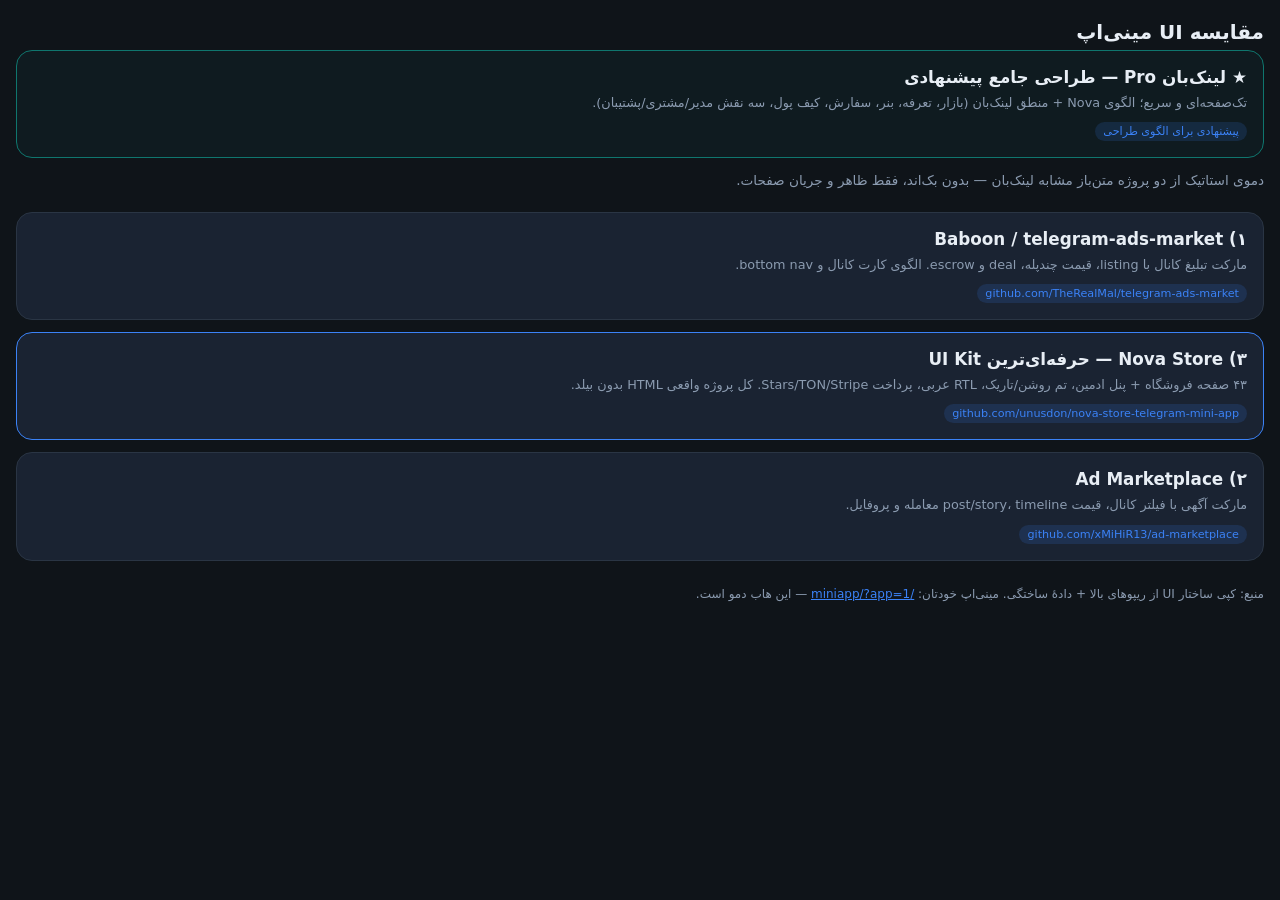
<file: miniapp/static/panel/demos/index.html>
<!DOCTYPE html>
<html lang="fa" dir="rtl">
<head>
  <meta charset="UTF-8" />
  <meta name="viewport" content="width=device-width, initial-scale=1, maximum-scale=1, viewport-fit=cover" />
  <title>دمو مینی‌اپ‌های متن‌باز</title>
  <style>
    :root { --bg:#0f1419; --card:#1a2332; --line:#2a3544; --text:#e8eef5; --muted:#8b9bb0; --primary:#3b82f6; --accent:#14b8a6; }
    * { box-sizing: border-box; }
    body { margin:0; font-family: system-ui, -apple-system, sans-serif; background:var(--bg); color:var(--text); min-height:100vh; padding:20px 16px 40px; }
    h1 { font-size:1.25rem; margin:0 0 6px; }
    .lead { color:var(--muted); font-size:.85rem; margin:0 0 20px; line-height:1.6; }
    .card { display:block; background:var(--card); border:1px solid var(--line); border-radius:16px; padding:16px; margin-bottom:12px; text-decoration:none; color:inherit; }
    .card h2 { margin:0 0 6px; font-size:1.05rem; }
    .card p { margin:0; color:var(--muted); font-size:.8rem; line-height:1.5; }
    .tag { display:inline-block; font-size:.7rem; padding:3px 8px; border-radius:999px; background:rgba(59,130,246,.15); color:var(--primary); margin-top:10px; }
    .note { margin-top:24px; font-size:.75rem; color:var(--muted); line-height:1.5; }
  </style>
</head>
<body>
  <h1>مقایسه UI مینی‌اپ</h1>
  <a class="card" href="/miniapp/demos/linkban-pro/" style="border-color:#0F766E;background:rgba(15,118,110,.08)">
    <h2>★ لینک‌بان Pro — طراحی جامع پیشنهادی</h2>
    <p>تک‌صفحه‌ای و سریع؛ الگوی Nova + منطق لینک‌بان (بازار، تعرفه، بنر، سفارش، کیف پول، سه نقش مدیر/مشتری/پشتیبان).</p>
    <span class="tag">پیشنهادی برای الگوی طراحی</span>
  </a>
  <p class="lead">دموی استاتیک از دو پروژه متن‌باز مشابه لینک‌بان — بدون بک‌اند، فقط ظاهر و جریان صفحات.</p>
  <a class="card" href="/miniapp/demos/baboon/">
    <h2>۱) Baboon / telegram-ads-market</h2>
    <p>مارکت تبلیغ کانال با listing، قیمت چندپله، deal و escrow. الگوی کارت کانال و bottom nav.</p>
    <span class="tag">github.com/TheRealMal/telegram-ads-market</span>
  </a>
  
  <a class="card" href="/miniapp/demos/nova-store/" style="border-color:#3b82f6">
    <h2>۳) Nova Store — حرفه‌ای‌ترین UI Kit</h2>
    <p>۴۳ صفحه فروشگاه + پنل ادمین، تم روشن/تاریک، RTL عربی، پرداخت Stars/TON/Stripe. کل پروژه واقعی HTML بدون بیلد.</p>
    <span class="tag">github.com/unusdon/nova-store-telegram-mini-app</span>
  </a>

  <a class="card" href="/miniapp/demos/marketplace/">
    <h2>۲) Ad Marketplace</h2>
    <p>مارکت آگهی با فیلتر کانال، قیمت post/story، timeline معامله و پروفایل.</p>
    <span class="tag">github.com/xMiHiR13/ad-marketplace</span>
  </a>
  <p class="note">منبع: کپی ساختار UI از ریپوهای بالا + دادهٔ ساختگی. مینی‌اپ خودتان: <a href="/miniapp/?app=1" style="color:#3b82f6">/miniapp/?app=1</a> — این هاب دمو است.</p>
</body>
</html>
</file>
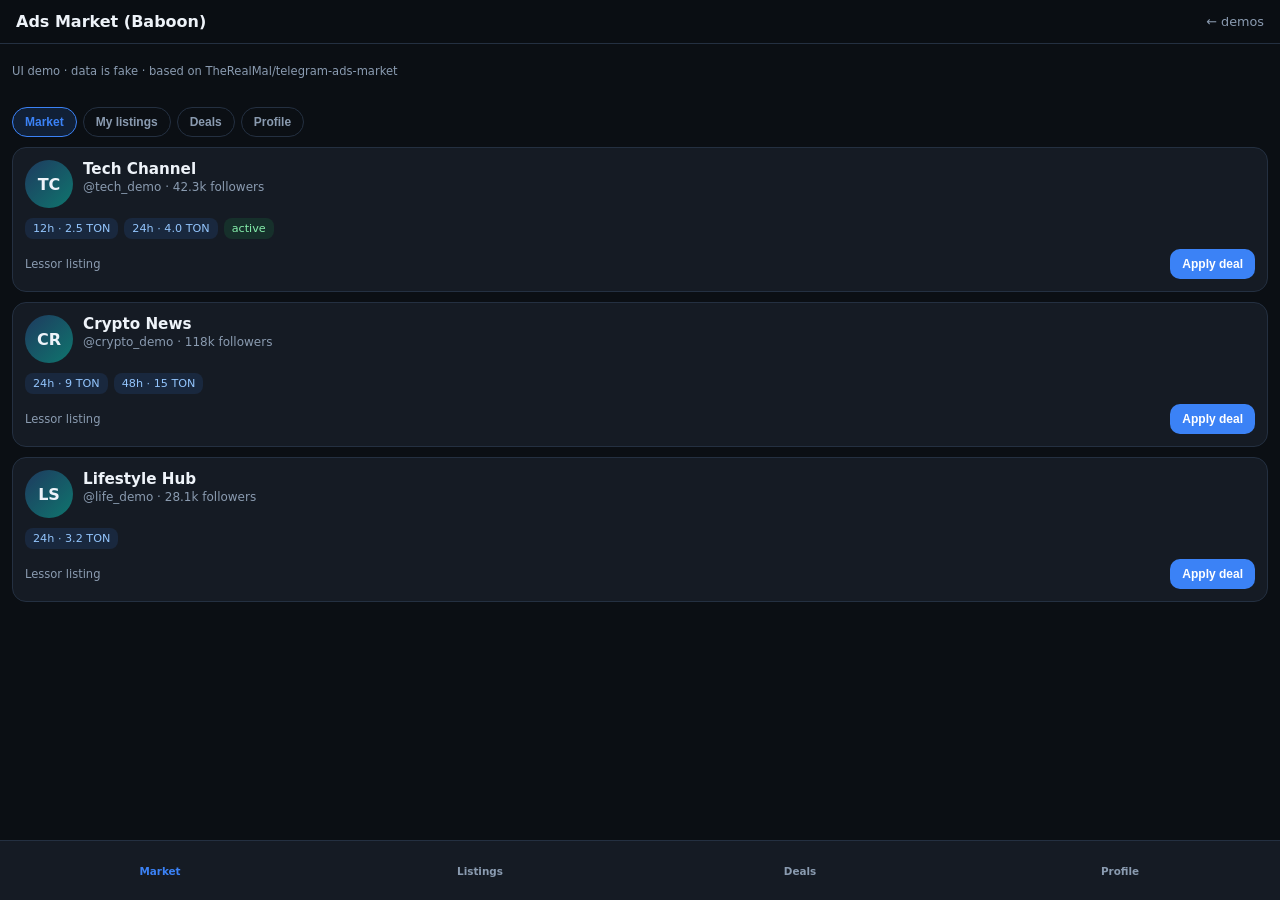
<file: miniapp/static/panel/demos/baboon/index.html>
<!DOCTYPE html>
<html lang="en" dir="ltr">
<head>
<meta charset="UTF-8"/>
<meta name="viewport" content="width=device-width,initial-scale=1,maximum-scale=1,viewport-fit=cover"/>
<title>Baboon Market — UI Demo</title>
<style>
:root{--bg:#0b0f14;--card:#151b24;--line:#243041;--text:#eef3f9;--muted:#8a9bb0;--primary:#3b82f6;--ok:#22c55e}
*{box-sizing:border-box}
body{margin:0;font-family:system-ui,-apple-system,sans-serif;background:var(--bg);color:var(--text);padding-bottom:72px}
header{position:sticky;top:0;z-index:10;background:rgba(11,15,20,.92);backdrop-filter:blur(10px);border-bottom:1px solid var(--line);padding:12px 16px;display:flex;align-items:center;justify-content:space-between}
header h1{font-size:1rem;margin:0}
header a{color:var(--muted);font-size:.8rem;text-decoration:none}
.tabs{display:flex;gap:6px;padding:10px 12px;overflow-x:auto}
.tab{flex:0 0 auto;padding:7px 12px;border-radius:999px;border:1px solid var(--line);background:transparent;color:var(--muted);font-size:.75rem;font-weight:600}
.tab.on{background:rgba(59,130,246,.15);border-color:var(--primary);color:var(--primary)}
.list{padding:0 12px 16px;display:grid;gap:10px}
.card{background:var(--card);border:1px solid var(--line);border-radius:14px;padding:12px;cursor:pointer}
.row{display:flex;gap:10px;align-items:flex-start}
.ava{width:48px;height:48px;border-radius:50%;background:linear-gradient(135deg,#1e3a5f,#0f766e);display:grid;place-items:center;font-weight:700;flex-shrink:0}
.meta h3{margin:0;font-size:.95rem}
.meta p{margin:2px 0 0;font-size:.75rem;color:var(--muted)}
.prices{margin-top:10px;display:flex;flex-wrap:wrap;gap:6px}
.badge{font-size:.7rem;padding:4px 8px;border-radius:8px;background:rgba(59,130,246,.12);color:#93c5fd}
.badge.g{background:rgba(34,197,94,.12);color:#86efac}
.foot{margin-top:10px;display:flex;justify-content:space-between;align-items:center;font-size:.72rem;color:var(--muted)}
.btn{border:0;background:var(--primary);color:#fff;border-radius:10px;padding:8px 12px;font-size:.75rem;font-weight:700}
.nav{position:fixed;bottom:0;left:0;right:0;height:60px;background:var(--card);border-top:1px solid var(--line);display:flex}
.nav a{flex:1;display:flex;flex-direction:column;align-items:center;justify-content:center;gap:2px;text-decoration:none;color:var(--muted);font-size:.65rem;font-weight:600}
.nav a.on{color:var(--primary)}
.panel{display:none}.panel.on{display:block}
.deal{display:flex;justify-content:space-between;align-items:center;padding:12px;border-bottom:1px solid var(--line)}
.tl{display:flex;gap:4px;margin-top:8px}
.tl span{flex:1;height:4px;border-radius:2px;background:var(--line)}
.tl span.d{background:var(--ok)}.tl span.c{background:var(--primary)}
.hint{padding:8px 12px;font-size:.72rem;color:var(--muted)}
</style>
</head>
<body>
<header>
  <h1>Ads Market (Baboon)</h1>
  <a href="/miniapp/demos/">← demos</a>
</header>
<p class="hint">UI demo · data is fake · based on TheRealMal/telegram-ads-market</p>
<div class="tabs">
  <button class="tab on" data-p="market">Market</button>
  <button class="tab" data-p="mylist">My listings</button>
  <button class="tab" data-p="deals">Deals</button>
  <button class="tab" data-p="profile">Profile</button>
</div>

<section id="market" class="panel on">
  <div class="list">
    <article class="card">
      <div class="row">
        <div class="ava">TC</div>
        <div class="meta">
          <h3>Tech Channel</h3>
          <p>@tech_demo · 42.3k followers</p>
        </div>
      </div>
      <div class="prices">
        <span class="badge">12h · 2.5 TON</span>
        <span class="badge">24h · 4.0 TON</span>
        <span class="badge g">active</span>
      </div>
      <div class="foot"><span>Lessor listing</span><button class="btn">Apply deal</button></div>
    </article>
    <article class="card">
      <div class="row">
        <div class="ava">CR</div>
        <div class="meta">
          <h3>Crypto News</h3>
          <p>@crypto_demo · 118k followers</p>
        </div>
      </div>
      <div class="prices">
        <span class="badge">24h · 9 TON</span>
        <span class="badge">48h · 15 TON</span>
      </div>
      <div class="foot"><span>Lessor listing</span><button class="btn">Apply deal</button></div>
    </article>
    <article class="card">
      <div class="row">
        <div class="ava">LS</div>
        <div class="meta">
          <h3>Lifestyle Hub</h3>
          <p>@life_demo · 28.1k followers</p>
        </div>
      </div>
      <div class="prices"><span class="badge">24h · 3.2 TON</span></div>
      <div class="foot"><span>Lessor listing</span><button class="btn">Apply deal</button></div>
    </article>
  </div>
</section>

<section id="mylist" class="panel">
  <div class="list">
    <article class="card">
      <div class="row"><div class="ava">MY</div><div class="meta"><h3>My channel listing</h3><p>status: active</p></div></div>
      <div class="prices"><span class="badge">24h · 5 TON</span><span class="badge">72h · 12 TON</span></div>
      <div class="foot"><span>You are lessor</span><button class="btn">Edit</button></div>
    </article>
  </div>
</section>

<section id="deals" class="panel">
  <div class="list">
    <article class="card">
      <div class="deal"><div><b>Deal #1042</b><div style="font-size:.75rem;color:var(--muted)">24h · 4.0 TON</div></div><span class="badge g">in progress</span></div>
      <div class="tl"><span class="d"></span><span class="d"></span><span class="c"></span><span></span><span></span><span></span></div>
      <div class="foot"><span>draft → approved → escrow → post → done</span></div>
    </article>
    <article class="card">
      <div class="deal"><div><b>Deal #1038</b><div style="font-size:.75rem;color:var(--muted)">12h · 2.5 TON</div></div><span class="badge">waiting deposit</span></div>
      <div class="tl"><span class="d"></span><span class="d"></span><span class="c"></span><span></span><span></span><span></span></div>
    </article>
  </div>
</section>

<section id="profile" class="panel">
  <div class="list">
    <article class="card">
      <div class="row"><div class="ava">U</div><div class="meta"><h3>Demo User</h3><p>lessee + lessor</p></div></div>
      <div class="prices"><span class="badge">2 listings</span><span class="badge">3 deals</span></div>
    </article>
  </div>
</section>

<nav class="nav">
  <a href="#" class="on" data-p="market">Market</a>
  <a href="#" data-p="mylist">Listings</a>
  <a href="#" data-p="deals">Deals</a>
  <a href="#" data-p="profile">Profile</a>
</nav>
<script>
function go(p){
  document.querySelectorAll('.panel').forEach(el=>el.classList.toggle('on', el.id===p));
  document.querySelectorAll('.tab').forEach(el=>el.classList.toggle('on', el.dataset.p===p));
  document.querySelectorAll('.nav a').forEach(el=>el.classList.toggle('on', el.dataset.p===p));
}
document.querySelectorAll('.tab,.nav a').forEach(el=>el.addEventListener('click',e=>{e.preventDefault();go(el.dataset.p)}));
</script>
</body>
</html>
</file>
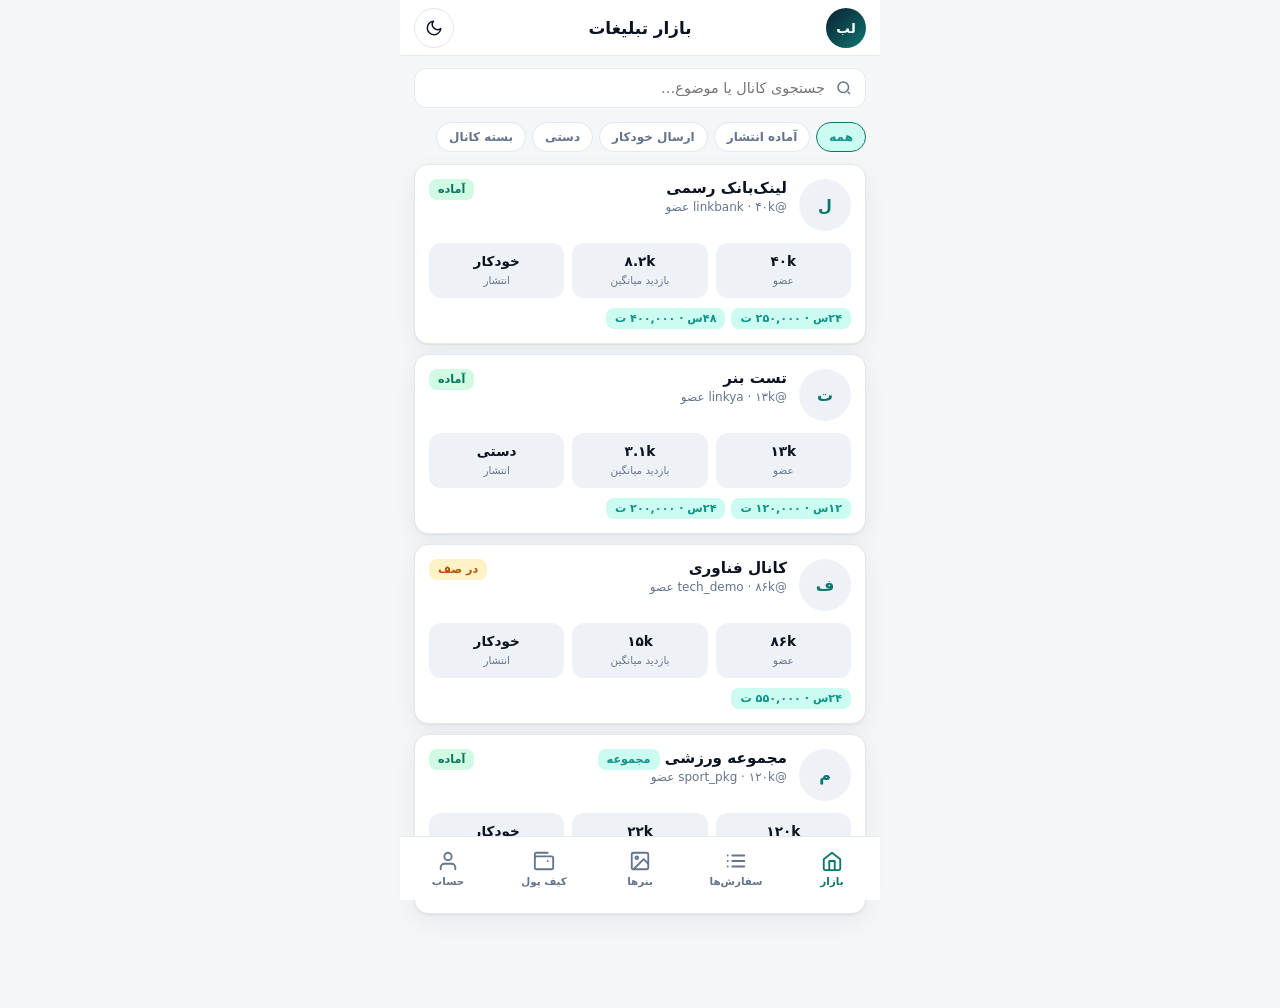
<file: miniapp/static/panel/demos/linkban-pro/index.html>
<!DOCTYPE html>
<html lang="fa" dir="rtl" data-theme="light">
<head>
<meta charset="UTF-8"/>
<meta name="viewport" content="width=device-width,initial-scale=1,maximum-scale=1,viewport-fit=cover"/>
<title>لینک‌بان — پیش‌نمایش طراحی</title>
<style>
:root{
  --accent:#0F766E; --accent-strong:#0D9488; --accent-soft:#CCFBF1; --accent-contrast:#fff;
  --navy:#0B1F33; --success:#059669; --warning:#D97706; --danger:#DC2626;
  --bg:#F4F6F8; --surface:#fff; --card:#fff; --text:#0B1220; --muted:#64748B; --faint:#94A3B8;
  --line:#E2E8F0; --track:#EEF2F6; --overlay:rgba(11,18,32,.45);
  --radius:14px; --radius-sm:10px; --shadow:0 1px 2px rgba(15,23,42,.06),0 8px 24px rgba(15,23,42,.06);
  --nav-h:64px; --header-h:56px; --font:system-ui,-apple-system,"Segoe UI",Tahoma,sans-serif;
}
[data-theme="dark"]{
  --accent:#2DD4BF; --accent-strong:#14B8A6; --accent-soft:#134E4A; --accent-contrast:#042F2E;
  --bg:#0B1220; --surface:#111827; --card:#1A2332; --text:#F1F5F9; --muted:#94A3B8; --faint:#64748B;
  --line:#243044; --track:#1E293B; --overlay:rgba(0,0,0,.55);
  --shadow:0 1px 2px rgba(0,0,0,.3),0 8px 24px rgba(0,0,0,.25);
}
*{box-sizing:border-box}
html,body{margin:0;height:100%;font-family:var(--font);background:var(--bg);color:var(--text);-webkit-tap-highlight-color:transparent}
button,input,select,textarea{font:inherit;color:inherit}
a{color:var(--accent)}
#app{max-width:480px;margin:0 auto;min-height:100%;position:relative;background:var(--bg)}
.header{position:sticky;top:0;z-index:40;height:var(--header-h);display:flex;align-items:center;gap:10px;padding:0 14px;
  background:color-mix(in srgb,var(--surface) 92%,transparent);backdrop-filter:blur(12px);border-bottom:1px solid var(--line)}
.header h1{flex:1;margin:0;font-size:1.05rem;font-weight:700;text-align:center}
.icon-btn{width:40px;height:40px;border-radius:50%;border:1px solid var(--line);background:var(--card);display:grid;place-items:center;cursor:pointer;flex-shrink:0}
.icon-btn svg{width:18px;height:18px;stroke:currentColor;fill:none;stroke-width:2;stroke-linecap:round;stroke-linejoin:round}
.avatar{width:40px;height:40px;border-radius:50%;background:linear-gradient(135deg,var(--navy),var(--accent));color:#fff;display:grid;place-items:center;font-weight:700;font-size:.85rem;cursor:pointer;flex-shrink:0;border:0}
.main{padding:12px 14px calc(var(--nav-h) + 20px)}
.nav{position:fixed;bottom:0;left:50%;transform:translateX(-50%);width:100%;max-width:480px;height:var(--nav-h);
  background:var(--surface);border-top:1px solid var(--line);display:flex;z-index:50;padding-bottom:env(safe-area-inset-bottom)}
.nav button{flex:1;border:0;background:transparent;color:var(--muted);display:flex;flex-direction:column;align-items:center;justify-content:center;gap:3px;font-size:.65rem;font-weight:600;cursor:pointer}
.nav button.on{color:var(--accent)}
.nav svg{width:22px;height:22px;stroke:currentColor;fill:none;stroke-width:2;stroke-linecap:round;stroke-linejoin:round}
.page{display:none;animation:fade .18s ease}
.page.on{display:block}
@keyframes fade{from{opacity:.4;transform:translateY(4px)}to{opacity:1;transform:none}}
.filters{display:flex;gap:6px;overflow-x:auto;padding:2px 0 12px;scrollbar-width:none}
.filters::-webkit-scrollbar{display:none}
.chip{flex:0 0 auto;padding:7px 12px;border-radius:999px;border:1px solid var(--line);background:var(--card);color:var(--muted);font-size:.75rem;font-weight:600;cursor:pointer}
.chip.on{background:var(--accent-soft);border-color:var(--accent);color:var(--accent-strong)}
.search{display:flex;align-items:center;gap:8px;background:var(--card);border:1px solid var(--line);border-radius:12px;padding:10px 12px;margin-bottom:12px}
.search input{flex:1;border:0;background:transparent;outline:0;font-size:.9rem}
.search svg{width:18px;height:18px;stroke:var(--muted);fill:none;stroke-width:2}
.card{background:var(--card);border:1px solid var(--line);border-radius:var(--radius);padding:14px;box-shadow:var(--shadow);margin-bottom:10px}
.card-row{display:flex;gap:12px;align-items:flex-start}
.ch-ava{width:52px;height:52px;border-radius:50%;background:var(--track);display:grid;place-items:center;font-weight:700;font-size:1rem;color:var(--accent);flex-shrink:0;overflow:hidden}
.ch-ava img{width:100%;height:100%;object-cover}
.ch-title{font-weight:700;font-size:.95rem;margin:0}
.ch-sub{font-size:.75rem;color:var(--muted);margin:3px 0 0}
.stats{display:grid;grid-template-columns:repeat(3,1fr);gap:8px;margin-top:12px}
.stat{background:var(--track);border-radius:12px;padding:10px 6px;text-align:center}
.stat b{display:block;font-size:.85rem}
.stat span{font-size:.65rem;color:var(--muted)}
.badges{display:flex;flex-wrap:wrap;gap:6px;margin-top:10px}
.badge{font-size:.7rem;font-weight:600;padding:4px 9px;border-radius:8px;background:var(--accent-soft);color:var(--accent-strong)}
.badge.muted{background:var(--track);color:var(--muted)}
.badge.ok{background:#D1FAE5;color:#047857}
.badge.warn{background:#FEF3C7;color:#B45309}
.badge.danger{background:#FEE2E2;color:#B91C1C}
[data-theme="dark"] .badge.ok{background:#064E3B;color:#6EE7B7}
[data-theme="dark"] .badge.warn{background:#78350F;color:#FCD34D}
[data-theme="dark"] .badge.danger{background:#7F1D1D;color:#FCA5A5}
.btn{display:inline-flex;align-items:center;justify-content:center;gap:6px;border:0;border-radius:12px;padding:11px 16px;font-weight:700;font-size:.85rem;cursor:pointer}
.btn-primary{background:var(--accent);color:var(--accent-contrast)}
.btn-ghost{background:transparent;border:1px solid var(--line);color:var(--text)}
.btn-soft{background:var(--accent-soft);color:var(--accent-strong)}
.btn-block{width:100%}
.btn-sm{padding:7px 12px;font-size:.75rem;border-radius:10px}
.actions{display:flex;gap:8px;margin-top:12px}
.section{font-size:.75rem;font-weight:700;color:var(--muted);margin:16px 0 8px;text-transform:none}
.list-item{display:flex;align-items:center;gap:12px;padding:12px 0;border-bottom:1px solid var(--line)}
.list-item:last-child{border-bottom:0}
.list-item .grow{flex:1;min-width:0}
.list-item .title{font-weight:600;font-size:.9rem}
.list-item .sub{font-size:.72rem;color:var(--muted);margin-top:2px}
.price{font-weight:700;color:var(--accent);white-space:nowrap}
.sheet{position:fixed;inset:0;z-index:60;display:none;align-items:flex-end;justify-content:center;background:var(--overlay)}
.sheet.on{display:flex}
.sheet-panel{width:100%;max-width:480px;max-height:88vh;overflow:auto;background:var(--surface);border-radius:20px 20px 0 0;padding:16px 16px 28px;animation:up .2s ease}
@keyframes up{from{transform:translateY(24px)}to{transform:none}}
.sheet-handle{width:36px;height:4px;border-radius:2px;background:var(--line);margin:0 auto 14px}
.field{margin-bottom:12px}
.field label{display:block;font-size:.75rem;font-weight:600;color:var(--muted);margin-bottom:6px}
.field input,.field select,.field textarea{width:100%;padding:11px 12px;border-radius:12px;border:1px solid var(--line);background:var(--card);outline:0}
.field input:focus,.field select:focus,.field textarea:focus{border-color:var(--accent)}
.timeline{display:flex;justify-content:space-between;gap:4px;margin:14px 0}
.tl-step{flex:1;text-align:center;font-size:.6rem;color:var(--faint)}
.tl-dot{width:10px;height:10px;border-radius:50%;background:var(--line);margin:0 auto 4px}
.tl-step.done .tl-dot{background:var(--success)}
.tl-step.on .tl-dot{background:var(--accent);box-shadow:0 0 0 3px color-mix(in srgb,var(--accent) 25%,transparent)}
.role-grid{display:grid;grid-template-columns:1fr 1fr;gap:8px}
.role-card{border:1px solid var(--line);border-radius:14px;padding:14px;text-align:center;cursor:pointer;background:var(--card)}
.role-card.on{border-color:var(--accent);background:var(--accent-soft)}
.role-card b{display:block;margin-top:6px;font-size:.85rem}
.role-card span{font-size:.7rem;color:var(--muted)}
.kpi{display:grid;grid-template-columns:1fr 1fr;gap:8px;margin-bottom:12px}
.kpi .card{margin:0;padding:14px}
.kpi .card .n{font-size:1.25rem;font-weight:800}
.kpi .card .l{font-size:.7rem;color:var(--muted);margin-top:2px}
.empty{text-align:center;padding:40px 20px;color:var(--muted);font-size:.85rem}
.toast{position:fixed;left:50%;bottom:calc(var(--nav-h) + 16px);transform:translateX(-50%) translateY(20px);opacity:0;
  background:var(--navy);color:#fff;padding:10px 16px;border-radius:12px;font-size:.8rem;font-weight:600;z-index:80;transition:.2s;pointer-events:none;max-width:90%}
.toast.on{opacity:1;transform:translateX(-50%) translateY(0)}
.tabs-line{display:flex;gap:0;border-bottom:1px solid var(--line);margin-bottom:12px}
.tabs-line button{flex:1;border:0;background:transparent;padding:10px;font-size:.8rem;font-weight:600;color:var(--muted);cursor:pointer;border-bottom:2px solid transparent}
.tabs-line button.on{color:var(--accent);border-bottom-color:var(--accent)}
.fa-num{font-variant-numeric:tabular-nums}
.hint{font-size:.72rem;color:var(--muted);line-height:1.5;margin:0 0 12px}
</style>
</head>
<body>
<div id="app">
  <header class="header">
    <button class="avatar" id="btnProfile" title="پروفایل">لب</button>
    <h1 id="pageTitle">بازار تبلیغات</h1>
    <button class="icon-btn" id="btnTheme" title="تم" aria-label="theme">
      <svg viewBox="0 0 24 24"><path d="M21 12.79A9 9 0 1 1 11.21 3 7 7 0 0 0 21 12.79z"/></svg>
    </button>
  </header>
  <main class="main">
    <!-- CUSTOMER HOME -->
    <section class="page on" id="p-home">
      <div class="search">
        <svg viewBox="0 0 24 24"><circle cx="11" cy="11" r="7"/><path d="m20 20-3-3"/></svg>
        <input id="q" placeholder="جستجوی کانال یا موضوع…" />
      </div>
      <div class="filters" id="homeFilters">
        <button class="chip on" data-f="all">همه</button>
        <button class="chip" data-f="ready">آماده انتشار</button>
        <button class="chip" data-f="auto">ارسال خودکار</button>
        <button class="chip" data-f="manual">دستی</button>
        <button class="chip" data-f="pkg">بسته کانال</button>
      </div>
      <div id="catalog"></div>
    </section>

    <!-- CHANNEL DETAIL -->
    <section class="page" id="p-channel">
      <div id="channelBody"></div>
    </section>

    <!-- ORDERS -->
    <section class="page" id="p-orders">
      <div class="tabs-line" id="orderTabs">
        <button class="on" data-t="all">همه</button>
        <button data-t="active">جاری</button>
        <button data-t="done">تمام‌شده</button>
      </div>
      <div id="ordersList"></div>
    </section>

    <!-- BANNERS -->
    <section class="page" id="p-banners">
      <p class="hint">بنرهای تأییدشده را برای سفارش انتخاب می‌کنید. بنر جدید بعد از تأیید پشتیبانی در لینک‌بانک قرار می‌گیرد.</p>
      <button class="btn btn-primary btn-block" id="btnNewBanner" style="margin-bottom:12px">+ بنر جدید</button>
      <div id="bannersList"></div>
    </section>

    <!-- WALLET -->
    <section class="page" id="p-wallet">
      <div class="kpi">
        <div class="card"><div class="n fa-num" id="balAvail">۰</div><div class="l">موجودی قابل برداشت</div></div>
        <div class="card"><div class="n fa-num" id="balPend">۰</div><div class="l">در انتظار تسویه</div></div>
      </div>
      <button class="btn btn-primary btn-block" id="btnCharge">شارژ کیف پول</button>
      <button class="btn btn-ghost btn-block" id="btnPayout" style="margin-top:8px">درخواست برداشت</button>
      <div class="section">تراکنش‌های اخیر</div>
      <div class="card" id="txList"></div>
    </section>

    <!-- MANAGER -->
    <section class="page" id="p-manager">
      <div class="kpi">
        <div class="card"><div class="n fa-num" id="mCh">۰</div><div class="l">کانال / مجموعه</div></div>
        <div class="card"><div class="n fa-num" id="mOrd">۰</div><div class="l">درخواست باز</div></div>
      </div>
      <div class="tabs-line" id="mgrTabs">
        <button class="on" data-t="channels">کانال‌ها</button>
        <button data-t="inbox">درخواست‌ها</button>
        <button data-t="tariffs">تعرفه‌ها</button>
      </div>
      <div id="mgrBody"></div>
    </section>

    <!-- OPERATOR -->
    <section class="page" id="p-operator">
      <div class="tabs-line" id="opTabs">
        <button class="on" data-t="banners">بنرها</button>
        <button data-t="reviews">بازبینی ارسال</button>
        <button data-t="payouts">برداشت‌ها</button>
        <button data-t="assign">انتساب مدیر</button>
      </div>
      <div id="opBody"></div>
    </section>

    <!-- PROFILE / SETTINGS -->
    <section class="page" id="p-profile">
      <div class="card card-row" style="align-items:center">
        <div class="avatar" style="width:56px;height:56px;font-size:1.1rem">لب</div>
        <div>
          <div class="ch-title">کاربر دمو</div>
          <div class="ch-sub">@linkban_demo</div>
        </div>
      </div>
      <div class="section">نقش فعال</div>
      <div class="role-grid" id="roles">
        <div class="role-card on" data-r="customer"><span>🛒</span><b>مشتری</b><span>سفارش تبلیغ</span></div>
        <div class="role-card" data-r="manager"><span>📢</span><b>مدیر کانال</b><span>تعرفه و انتشار</span></div>
        <div class="role-card" data-r="operator"><span>🛠️</span><b>پشتیبان</b><span>تأیید و تسویه</span></div>
      </div>
      <div class="section">تنظیمات</div>
      <div class="card">
        <div class="list-item"><div class="grow"><div class="title">تم تیره / روشن</div></div><button class="btn btn-sm btn-ghost" id="btnTheme2">تغییر</button></div>
        <div class="list-item"><div class="grow"><div class="title">اعلان‌های سفارش</div></div><span class="badge ok">فعال</span></div>
      </div>
      <p class="hint" style="margin-top:16px">این صفحه پیش‌نمایش طراحی است — ترکیب الگوی Nova Store با منطق لینک‌بان (کاتالوگ، تعرفه، بنر، سفارش، کیف پول، سه نقش).</p>
    </section>
  </main>

  <nav class="nav" id="bottomNav"></nav>
</div>

<div class="sheet" id="sheet">
  <div class="sheet-panel">
    <div class="sheet-handle"></div>
    <div id="sheetBody"></div>
  </div>
</div>
<div class="toast" id="toast"></div>

<script>
const $ = (s, el=document) => el.querySelector(s);
const $$ = (s, el=document) => [...el.querySelectorAll(s)];
const fa = n => String(n).replace(/\d/g, d => '۰۱۲۳۴۵۶۷۸۹'[d]);
const faK = n => n >= 1000 ? fa((n/1000).toFixed(n>=10000?0:1)) + 'k' : fa(n);

const DATA = {
  channels: [
    {id:1, name:'لینک‌بانک رسمی', handle:'linkbank', members:40300, views:8200, mode:'auto', ready:true, letter:'ل', tariffs:[
      {id:11, name:'۲۴ ساعته', hours:24, price:250000},
      {id:12, name:'۴۸ ساعته', hours:48, price:400000},
    ]},
    {id:2, name:'تست بنر', handle:'linkya', members:12500, views:3100, mode:'manual', ready:true, letter:'ت', tariffs:[
      {id:21, name:'۱۲ ساعته', hours:12, price:120000},
      {id:22, name:'۲۴ ساعته', hours:24, price:200000},
    ]},
    {id:3, name:'کانال فناوری', handle:'tech_demo', members:86200, views:15400, mode:'auto', ready:false, letter:'ف', tariffs:[
      {id:31, name:'۲۴ ساعته', hours:24, price:550000},
    ]},
    {id:4, name:'مجموعه ورزشی', handle:'sport_pkg', members:120000, views:22000, mode:'auto', ready:true, letter:'م', isPkg:true, tariffs:[
      {id:41, name:'پکیج ۲۴س', hours:24, price:900000},
    ]},
  ],
  orders: [
    {id:101, ch:'لینک‌بانک رسمی', status:'waiting_payment', step:3, price:250000},
    {id:102, ch:'تست بنر', status:'waiting_managers', step:1, price:200000},
    {id:103, ch:'کانال فناوری', status:'completed', step:6, price:550000},
  ],
  banners: [
    {id:1, title:'بنر عطر نمونه', status:'approved'},
    {id:2, title:'بنر کفش ورزشی', status:'pending'},
  ],
  inbox: [
    {id:1, customer:'کاربر ۱۲۳', tariff:'۲۴ ساعته', ch:'تست بنر', price:200000},
  ],
  opBanners: [
    {id:2, title:'بنر کفش ورزشی', customer:'@user_x', fee:5000},
  ],
  payouts: [
    {id:1, amount:350000, iban:'…۱۲۳۴', name:'مدیر تست'},
  ],
};

const ST = {
  page: 'home',
  role: 'customer',
  filter: 'all',
  orderTab: 'all',
  mgrTab: 'channels',
  opTab: 'banners',
  channelId: null,
};

const STATUS = {
  waiting_managers: 'منتظر پاسخ مدیر',
  waiting_payment: 'منتظر پرداخت',
  paid: 'پرداخت‌شده',
  completed: 'انجام‌شده',
  rejected: 'رد شده',
};

function toast(msg){
  const t = $('#toast');
  t.textContent = msg;
  t.classList.add('on');
  clearTimeout(t._tm);
  t._tm = setTimeout(() => t.classList.remove('on'), 2200);
}

function setTheme(dark){
  document.documentElement.dataset.theme = dark ? 'dark' : 'light';
  try { localStorage.setItem('lb.demo.theme', dark ? 'dark' : 'light'); } catch(e){}
}

function openSheet(html){
  $('#sheetBody').innerHTML = html;
  $('#sheet').classList.add('on');
}
function closeSheet(){ $('#sheet').classList.remove('on'); }
$('#sheet').addEventListener('click', e => { if (e.target.id === 'sheet') closeSheet(); });

function navItems(){
  if (ST.role === 'manager') return [
    {id:'manager', label:'کانال‌ها', icon:'ch'},
    {id:'orders', label:'سفارش‌ها', icon:'list'},
    {id:'wallet', label:'کیف پول', icon:'wallet'},
    {id:'profile', label:'حساب', icon:'user'},
  ];
  if (ST.role === 'operator') return [
    {id:'operator', label:'صف‌ها', icon:'ops'},
    {id:'profile', label:'حساب', icon:'user'},
  ];
  return [
    {id:'home', label:'بازار', icon:'home'},
    {id:'orders', label:'سفارش‌ها', icon:'list'},
    {id:'banners', label:'بنرها', icon:'ban'},
    {id:'wallet', label:'کیف پول', icon:'wallet'},
    {id:'profile', label:'حساب', icon:'user'},
  ];
}

const ICONS = {
  home: '<svg viewBox="0 0 24 24"><path d="m3 10 9-7 9 7v10a2 2 0 0 1-2 2H5a2 2 0 0 1-2-2z"/><path d="M9 22V12h6v10"/></svg>',
  list: '<svg viewBox="0 0 24 24"><path d="M8 6h13M8 12h13M8 18h13M3 6h.01M3 12h.01M3 18h.01"/></svg>',
  ban: '<svg viewBox="0 0 24 24"><rect x="3" y="3" width="18" height="18" rx="2"/><circle cx="8.5" cy="8.5" r="1.5"/><path d="m21 15-5-5L5 21"/></svg>',
  wallet: '<svg viewBox="0 0 24 24"><path d="M20 7H4a2 2 0 0 0-2 2v10a2 2 0 0 0 2 2h16a2 2 0 0 0 2-2V9a2 2 0 0 0-2-2z"/><path d="M16 12h.01"/><path d="M2 7V5a2 2 0 0 1 2-2h12"/></svg>',
  user: '<svg viewBox="0 0 24 24"><path d="M20 21v-2a4 4 0 0 0-4-4H8a4 4 0 0 0-4 4v2"/><circle cx="12" cy="7" r="4"/></svg>',
  ch: '<svg viewBox="0 0 24 24"><path d="M4 7h16M4 12h10M4 17h14"/></svg>',
  ops: '<svg viewBox="0 0 24 24"><circle cx="12" cy="12" r="3"/><path d="M12 2v2M12 20v2M4.9 4.9l1.4 1.4M17.7 17.7l1.4 1.4M2 12h2M20 12h2M4.9 19.1l1.4-1.4M17.7 6.3l1.4-1.4"/></svg>',
};

function renderNav(){
  const items = navItems();
  if (!items.find(i => i.id === ST.page)) ST.page = items[0].id;
  $('#bottomNav').innerHTML = items.map(i =>
    `<button class="${ST.page===i.id?'on':''}" data-go="${i.id}">${ICONS[i.icon]}<span>${i.label}</span></button>`
  ).join('');
  $$('#bottomNav button').forEach(b => b.onclick = () => go(b.dataset.go));
}

const TITLES = {
  home:'بازار تبلیغات', channel:'جزئیات کانال', orders:'سفارش‌ها', banners:'بنرهای من',
  wallet:'کیف پول', manager:'پنل مدیر', operator:'پشتیبانی', profile:'حساب کاربری',
};

function go(page, extra){
  ST.page = page;
  if (extra && extra.channelId) ST.channelId = extra.channelId;
  $$('.page').forEach(p => p.classList.toggle('on', p.id === 'p-' + page));
  $('#pageTitle').textContent = TITLES[page] || 'لینک‌بان';
  renderNav();
  paint();
  window.scrollTo(0,0);
}

function filteredChannels(){
  const q = ($('#q')?.value || '').trim();
  return DATA.channels.filter(c => {
    if (q && !(c.name+c.handle).includes(q)) return false;
    if (ST.filter==='ready' && !c.ready) return false;
    if (ST.filter==='auto' && c.mode!=='auto') return false;
    if (ST.filter==='manual' && c.mode!=='manual') return false;
    if (ST.filter==='pkg' && !c.isPkg) return false;
    return true;
  });
}

function paintCatalog(){
  const list = filteredChannels();
  $('#catalog').innerHTML = list.length ? list.map(c => `
    <article class="card" data-ch="${c.id}" style="cursor:pointer">
      <div class="card-row">
        <div class="ch-ava">${c.letter}</div>
        <div style="flex:1;min-width:0">
          <p class="ch-title">${c.name}${c.isPkg?' <span class="badge">مجموعه</span>':''}</p>
          <p class="ch-sub">@${c.handle} · ${faK(c.members)} عضو</p>
        </div>
        <span class="badge ${c.ready?'ok':'warn'}">${c.ready?'آماده':'در صف'}</span>
      </div>
      <div class="stats">
        <div class="stat"><b class="fa-num">${faK(c.members)}</b><span>عضو</span></div>
        <div class="stat"><b class="fa-num">${faK(c.views)}</b><span>بازدید میانگین</span></div>
        <div class="stat"><b>${c.mode==='auto'?'خودکار':'دستی'}</b><span>انتشار</span></div>
      </div>
      <div class="badges">
        ${c.tariffs.map(t => `<span class="badge">${fa(t.hours)}س · ${fa(t.price.toLocaleString('en-US'))} ت</span>`).join('')}
      </div>
    </article>
  `).join('') : '<div class="empty">موردی با این فیلتر نیست</div>';
  $$('#catalog [data-ch]').forEach(el => el.onclick = () => go('channel', {channelId: +el.dataset.ch}));
}

function paintChannel(){
  const c = DATA.channels.find(x => x.id === ST.channelId) || DATA.channels[0];
  $('#channelBody').innerHTML = `
    <div class="card">
      <div class="card-row">
        <div class="ch-ava" style="width:64px;height:64px;font-size:1.3rem">${c.letter}</div>
        <div>
          <p class="ch-title">${c.name}</p>
          <p class="ch-sub">@${c.handle}</p>
          <div class="badges" style="margin-top:8px">
            <span class="badge muted">${c.mode==='auto'?'ارسال خودکار':'دستی مدیر'}</span>
            <span class="badge ${c.ready?'ok':'warn'}">${c.ready?'آماده انتشار':'نیاز به آماده‌سازی'}</span>
          </div>
        </div>
      </div>
      <div class="stats">
        <div class="stat"><b class="fa-num">${faK(c.members)}</b><span>عضو</span></div>
        <div class="stat"><b class="fa-num">${faK(c.views)}</b><span>بازدید</span></div>
        <div class="stat"><b class="fa-num">${fa(c.tariffs.length)}</b><span>تعرفه</span></div>
      </div>
    </div>
    <div class="section">انتخاب تعرفه</div>
    ${c.tariffs.map(t => `
      <div class="card">
        <div class="list-item" style="padding:0;border:0">
          <div class="grow"><div class="title">${t.name}</div><div class="sub">مدت باقی‌ماندن: ${fa(t.hours)} ساعت</div></div>
          <div class="price fa-num">${fa(t.price.toLocaleString('en-US'))} ت</div>
        </div>
        <div class="actions">
          <button class="btn btn-primary btn-block btn-order" data-tid="${t.id}">ثبت سفارش</button>
        </div>
      </div>
    `).join('')}
    <button class="btn btn-ghost btn-block" onclick="go('home')">بازگشت به بازار</button>
  `;
  $$('.btn-order').forEach(b => b.onclick = () => {
    openSheet(`
      <h3 style="margin:0 0 8px">تأیید سفارش</h3>
      <p class="hint">بنر تأییدشده انتخاب می‌شود؛ بعد از موافقت مدیر، پرداخت از کیف پول انجام می‌شود.</p>
      <div class="field"><label>بنر</label>
        <select id="pickBanner">${DATA.banners.filter(x=>x.status==='approved').map(x=>`<option value="${x.id}">${x.title}</option>`).join('')||'<option>بنر تأییدشده ندارید</option>'}</select>
      </div>
      <div class="field"><label>تاریخ پیشنهادی</label><input type="date" id="pickDate"/></div>
      <button class="btn btn-primary btn-block" id="confirmOrder">ارسال درخواست به مدیر</button>
    `);
    $('#confirmOrder').onclick = () => { closeSheet(); toast('درخواست برای مدیر ارسال شد'); go('orders'); };
  });
}

function paintOrders(){
  let list = DATA.orders;
  if (ST.orderTab==='active') list = list.filter(o => o.status!=='completed' && o.status!=='rejected');
  if (ST.orderTab==='done') list = list.filter(o => o.status==='completed' || o.status==='rejected');
  const steps = ['ثبت','مدیر','پرداخت','انتشار','بازبینی','پایان'];
  $('#ordersList').innerHTML = list.length ? list.map(o => `
    <div class="card">
      <div class="list-item" style="padding:0;border:0">
        <div class="grow">
          <div class="title">سفارش ${fa(o.id)} · ${o.ch}</div>
          <div class="sub">${STATUS[o.status]||o.status}</div>
        </div>
        <div class="price fa-num">${fa(o.price.toLocaleString('en-US'))}</div>
      </div>
      <div class="timeline">
        ${steps.map((s,i) => `<div class="tl-step ${i<o.step-1?'done':i===o.step-1?'on':''}"><div class="tl-dot"></div>${s}</div>`).join('')}
      </div>
    </div>
  `).join('') : '<div class="empty">سفارشی نیست</div>';
}

function paintBanners(){
  $('#bannersList').innerHTML = DATA.banners.map(b => `
    <div class="card list-item" style="margin:0 0 10px">
      <div class="ch-ava" style="width:44px;height:44px;border-radius:12px">🖼</div>
      <div class="grow"><div class="title">${b.title}</div><div class="sub">#${fa(b.id)}</div></div>
      <span class="badge ${b.status==='approved'?'ok':'warn'}">${b.status==='approved'?'تأیید':'در انتظار'}</span>
    </div>
  `).join('');
}

function paintWallet(){
  $('#balAvail').textContent = fa('1,250,000');
  $('#balPend').textContent = fa('180,000');
  $('#txList').innerHTML = [
    ['شارژ کیف پول','+۵۰۰٬۰۰۰','ok'],
    ['پرداخت سفارش ۱۰۱','−۲۵۰٬۰۰۰','danger'],
    ['کارمزد پلتفرم','−۳۵٬۰۰۰','muted'],
  ].map(([t,a,k]) => `
    <div class="list-item">
      <div class="grow"><div class="title">${t}</div><div class="sub">امروز</div></div>
      <span class="badge ${k}">${a}</span>
    </div>
  `).join('');
}

function paintManager(){
  $('#mCh').textContent = fa(DATA.channels.length);
  $('#mOrd').textContent = fa(DATA.inbox.length);
  if (ST.mgrTab==='channels') {
    $('#mgrBody').innerHTML = DATA.channels.map(c => `
      <div class="card">
        <div class="card-row">
          <div class="ch-ava">${c.letter}</div>
          <div class="grow">
            <p class="ch-title">${c.name}</p>
            <p class="ch-sub">${faK(c.members)} عضو · ${fa(c.tariffs.length)} تعرفه · ${c.mode==='auto'?'خودکار':'دستی'}</p>
          </div>
        </div>
        <div class="actions">
          <button class="btn btn-soft btn-sm">ویرایش</button>
          <button class="btn btn-ghost btn-sm">تعرفه جدید</button>
        </div>
      </div>
    `).join('') + `<button class="btn btn-primary btn-block" style="margin-top:8px">+ ساخت مجموعه</button>`;
  } else if (ST.mgrTab==='inbox') {
    $('#mgrBody').innerHTML = DATA.inbox.map(i => `
      <div class="card">
        <div class="title">${i.customer} → ${i.ch}</div>
        <div class="sub" style="margin-top:4px">${i.tariff} · <span class="fa-num">${fa(i.price.toLocaleString('en-US'))} ت</span></div>
        <div class="actions">
          <button class="btn btn-primary btn-sm" onclick="toast('تأیید شد')">تأیید</button>
          <button class="btn btn-ghost btn-sm" onclick="toast('رد شد')">رد</button>
          <button class="btn btn-soft btn-sm" onclick="toast('پیشنهاد زمان ارسال شد')">زمان دیگر</button>
        </div>
      </div>
    `).join('') || '<div class="empty">درخواستی نیست</div>';
  } else {
    $('#mgrBody').innerHTML = DATA.channels.flatMap(c => c.tariffs.map(t => `
      <div class="list-item card" style="margin-bottom:8px">
        <div class="grow"><div class="title">${t.name}</div><div class="sub">${c.name} · ${fa(t.hours)} ساعت</div></div>
        <div class="price fa-num">${fa(t.price.toLocaleString('en-US'))}</div>
      </div>
    `)).join('');
  }
}

function paintOperator(){
  if (ST.opTab==='banners') {
    $('#opBody').innerHTML = DATA.opBanners.map(b => `
      <div class="card">
        <div class="title">${b.title}</div>
        <div class="sub" style="margin-top:4px">${b.customer} · کارمزد ${fa(b.fee.toLocaleString('en-US'))} ت</div>
        <div class="actions">
          <button class="btn btn-primary btn-sm" onclick="toast('بنر تأیید و به لینک‌بانک ارسال شد')">تأیید</button>
          <button class="btn btn-ghost btn-sm" onclick="toast('رد شد')">رد</button>
        </div>
      </div>
    `).join('') || '<div class="empty">صف خالی است</div>';
  } else if (ST.opTab==='reviews') {
    $('#opBody').innerHTML = `<div class="card"><div class="title">بازبینی ارسال #۴۴</div><div class="sub">کانال تست بنر · لینک انتشار</div>
      <div class="actions"><button class="btn btn-primary btn-sm" onclick="toast('تأیید شد')">تأیید</button><button class="btn btn-ghost btn-sm">رد</button></div></div>`;
  } else if (ST.opTab==='payouts') {
    $('#opBody').innerHTML = DATA.payouts.map(p => `
      <div class="card list-item">
        <div class="grow"><div class="title">${p.name}</div><div class="sub">${p.iban}</div></div>
        <div class="price fa-num">${fa(p.amount.toLocaleString('en-US'))}</div>
      </div>
      <button class="btn btn-soft btn-block btn-sm" style="margin-bottom:10px" onclick="toast('دسته‌برداشت ساخته شد')">ثبت پرداخت‌شده</button>
    `).join('');
  } else {
    $('#opBody').innerHTML = `
      <div class="field"><label>شناسه بله مدیر</label><input placeholder="مثلاً 1164810718"/></div>
      <div class="field"><label>یوزرنیم کانال‌ها</label><input placeholder="@ch1, @ch2"/></div>
      <button class="btn btn-primary btn-block" onclick="toast('انتساب ثبت شد')">ثبت انتساب</button>
      <p class="hint">بعد از اولین ورود مدیر، کانال‌ها بدون چک بیو به او وصل می‌شوند.</p>
    `;
  }
}

function paint(){
  if (ST.page==='home') paintCatalog();
  if (ST.page==='channel') paintChannel();
  if (ST.page==='orders') paintOrders();
  if (ST.page==='banners') paintBanners();
  if (ST.page==='wallet') paintWallet();
  if (ST.page==='manager') paintManager();
  if (ST.page==='operator') paintOperator();
}

// events
$('#btnTheme').onclick = $('#btnTheme2').onclick = () => setTheme(document.documentElement.dataset.theme !== 'dark');
$('#btnProfile').onclick = () => go('profile');
$('#q')?.addEventListener('input', () => paintCatalog());
$$('#homeFilters .chip').forEach(c => c.onclick = () => {
  ST.filter = c.dataset.f; $$('#homeFilters .chip').forEach(x => x.classList.toggle('on', x===c)); paintCatalog();
});
$$('#orderTabs button').forEach(b => b.onclick = () => {
  ST.orderTab = b.dataset.t; $$('#orderTabs button').forEach(x => x.classList.toggle('on', x===b)); paintOrders();
});
$$('#mgrTabs button').forEach(b => b.onclick = () => {
  ST.mgrTab = b.dataset.t; $$('#mgrTabs button').forEach(x => x.classList.toggle('on', x===b)); paintManager();
});
$$('#opTabs button').forEach(b => b.onclick = () => {
  ST.opTab = b.dataset.t; $$('#opTabs button').forEach(x => x.classList.toggle('on', x===b)); paintOperator();
});
$$('#roles .role-card').forEach(r => r.onclick = () => {
  ST.role = r.dataset.r;
  $$('#roles .role-card').forEach(x => x.classList.toggle('on', x===r));
  toast('نقش «' + r.querySelector('b').textContent + '» فعال شد');
  go(ST.role==='manager'?'manager':ST.role==='operator'?'operator':'home');
});
$('#btnNewBanner').onclick = () => {
  openSheet(`<h3 style="margin:0 0 8px">بنر جدید</h3>
    <div class="field"><label>کپشن</label><textarea rows="3" placeholder="متن بنر…"></textarea></div>
    <div class="field"><label>تصویر</label><input type="file" accept="image/*"/></div>
    <button class="btn btn-primary btn-block" onclick="closeSheet();toast('برای تأیید به پشتیبانی ارسال شد')">ارسال برای تأیید</button>`);
};
$('#btnCharge').onclick = () => toast('در نسخه واقعی → بازو / درگاه بله');
$('#btnPayout').onclick = () => openSheet(`<h3 style="margin:0 0 8px">برداشت</h3>
  <div class="field"><label>مبلغ (تومان)</label><input type="number" placeholder="۱۰۰۰۰۰"/></div>
  <div class="field"><label>شبا</label><input placeholder="IR…"/></div>
  <button class="btn btn-primary btn-block" onclick="closeSheet();toast('درخواست ثبت شد')">ثبت</button>`);

try {
  const th = localStorage.getItem('lb.demo.theme');
  if (th) setTheme(th === 'dark');
} catch(e){}

renderNav();
paint();
</script>
</body>
</html>
</file>
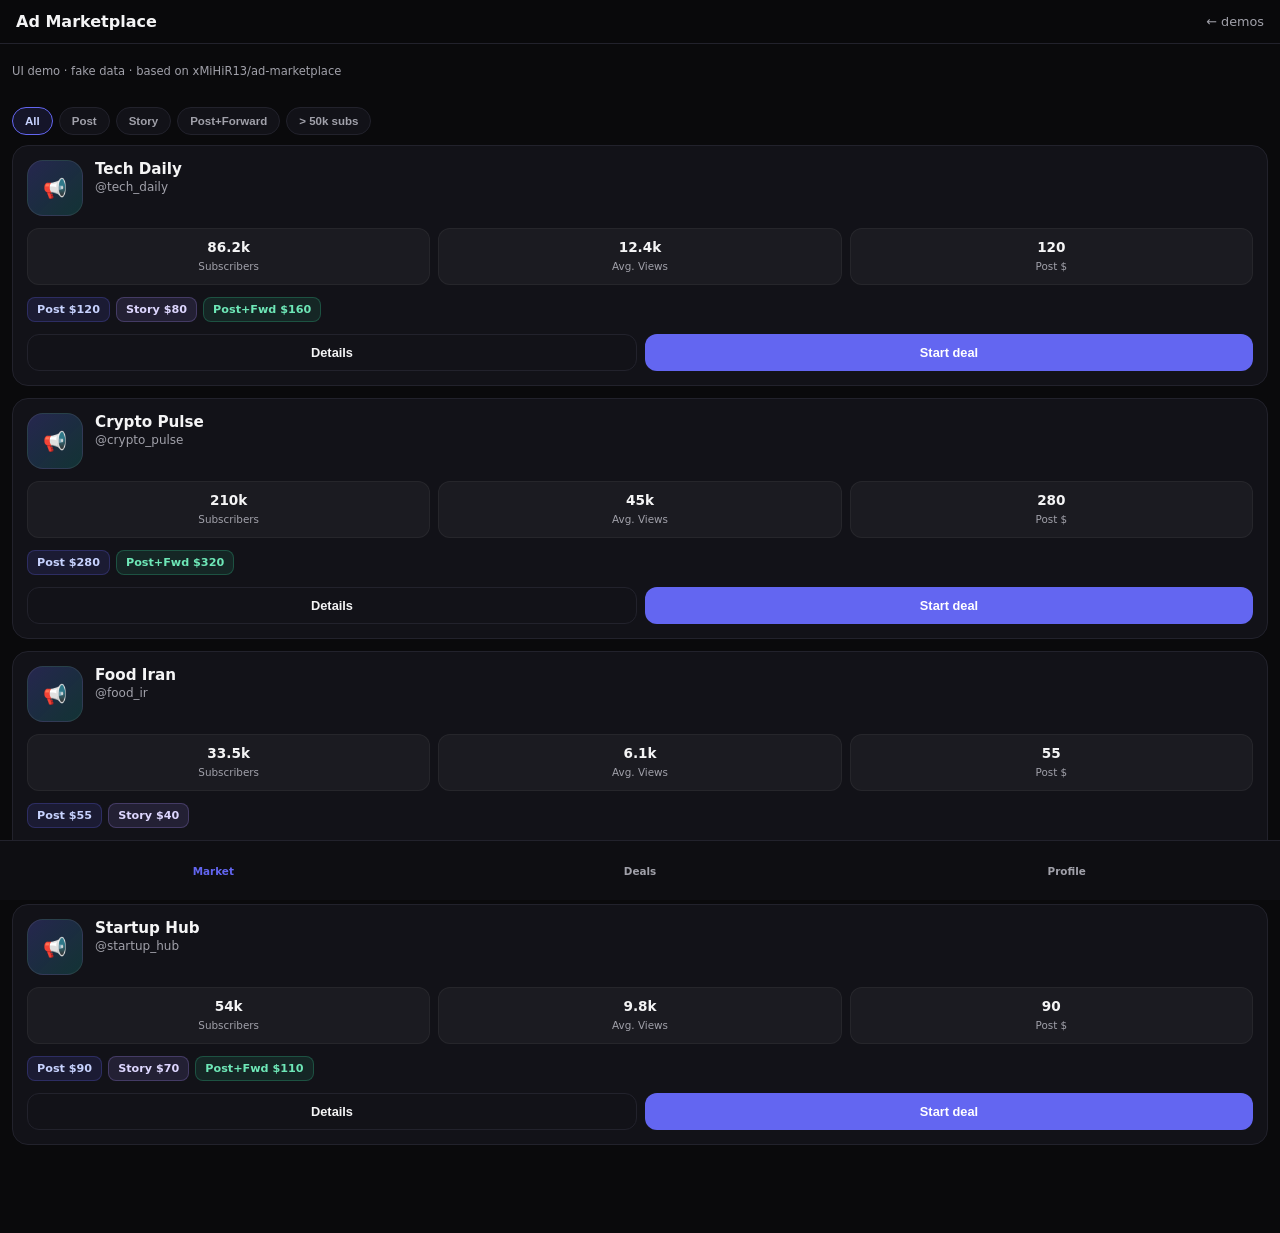
<file: miniapp/static/panel/demos/marketplace/index.html>
<!DOCTYPE html>
<html lang="en" dir="ltr">
<head>
<meta charset="UTF-8"/>
<meta name="viewport" content="width=device-width,initial-scale=1,maximum-scale=1,viewport-fit=cover"/>
<title>Ad Marketplace — UI Demo</title>
<style>
:root{--bg:#0a0a0c;--card:#121218;--line:#22222c;--text:#f4f4f5;--muted:#a1a1aa;--primary:#6366f1;--violet:#a78bfa;--ok:#34d399}
*{box-sizing:border-box}
body{margin:0;font-family:system-ui,-apple-system,sans-serif;background:var(--bg);color:var(--text);padding-bottom:72px}
header{position:sticky;top:0;z-index:10;background:rgba(10,10,12,.94);backdrop-filter:blur(12px);border-bottom:1px solid var(--line);padding:12px 16px;display:flex;justify-content:space-between;align-items:center}
header h1{margin:0;font-size:1rem}
header a{color:var(--muted);font-size:.8rem;text-decoration:none}
.filters{display:flex;gap:6px;padding:10px 12px;overflow-x:auto}
.chip{flex:0 0 auto;padding:7px 12px;border-radius:999px;border:1px solid var(--line);background:var(--card);color:var(--muted);font-size:.72rem;font-weight:600}
.chip.on{border-color:var(--primary);color:#c7d2fe;background:rgba(99,102,241,.12)}
.list{padding:0 12px 16px;display:grid;gap:12px}
.card{background:var(--card);border:1px solid var(--line);border-radius:16px;padding:14px}
.top{display:flex;gap:12px}
.ava{width:56px;height:56px;border-radius:16px;background:linear-gradient(135deg,rgba(99,102,241,.25),rgba(20,184,166,.2));border:1px solid rgba(255,255,255,.08);display:grid;place-items:center;font-size:1.2rem;flex-shrink:0}
.title{font-weight:700;font-size:.95rem}
.user{font-size:.75rem;color:var(--muted);margin-top:2px}
.stats{display:grid;grid-template-columns:repeat(3,1fr);gap:8px;margin-top:12px}
.stat{background:rgba(255,255,255,.04);border:1px solid rgba(255,255,255,.05);border-radius:12px;padding:10px 6px;text-align:center}
.stat b{display:block;font-size:.85rem}
.stat span{font-size:.65rem;color:var(--muted)}
.prices{display:flex;flex-wrap:wrap;gap:6px;margin-top:12px}
.p{font-size:.7rem;padding:5px 9px;border-radius:8px;border:1px solid transparent;font-weight:600}
.p.post{background:rgba(99,102,241,.12);color:#c7d2fe;border-color:rgba(99,102,241,.25)}
.p.story{background:rgba(167,139,250,.12);color:#ddd6fe;border-color:rgba(167,139,250,.25)}
.p.fwd{background:rgba(52,211,153,.1);color:#6ee7b7;border-color:rgba(52,211,153,.25)}
.actions{margin-top:12px;display:flex;gap:8px}
.btn{flex:1;border:0;border-radius:12px;padding:10px;font-weight:700;font-size:.8rem}
.btn.primary{background:var(--primary);color:#fff}
.btn.ghost{background:transparent;border:1px solid var(--line);color:var(--text)}
.nav{position:fixed;bottom:0;left:0;right:0;height:60px;background:#0e0e12;border-top:1px solid var(--line);display:flex}
.nav a{flex:1;display:flex;flex-direction:column;align-items:center;justify-content:center;gap:2px;text-decoration:none;color:var(--muted);font-size:.65rem;font-weight:600}
.nav a.on{color:var(--primary)}
.panel{display:none}.panel.on{display:block}
.timeline{display:flex;justify-content:space-between;margin:14px 0 6px;gap:4px}
.step{flex:1;text-align:center;font-size:.6rem;color:var(--muted)}
.step .dot{width:10px;height:10px;border-radius:50%;background:var(--line);margin:0 auto 4px}
.step.on .dot{background:var(--primary);box-shadow:0 0 0 3px rgba(99,102,241,.25)}
.step.done .dot{background:var(--ok)}
.hint{padding:8px 12px;font-size:.72rem;color:var(--muted)}
</style>
</head>
<body>
<header>
  <h1>Ad Marketplace</h1>
  <a href="/miniapp/demos/">← demos</a>
</header>
<p class="hint">UI demo · fake data · based on xMiHiR13/ad-marketplace</p>

<div class="filters">
  <button class="chip on" data-f="all">All</button>
  <button class="chip" data-f="post">Post</button>
  <button class="chip" data-f="story">Story</button>
  <button class="chip" data-f="fwd">Post+Forward</button>
  <button class="chip" data-f="big">> 50k subs</button>
</div>

<section id="market" class="panel on">
  <div class="list" id="cards"></div>
</section>

<section id="deals" class="panel">
  <div class="list">
    <article class="card">
      <div class="title">Deal with @tech_daily</div>
      <div class="user">status: ad_under_review</div>
      <div class="timeline">
        <div class="step done"><div class="dot"></div>Negotiate</div>
        <div class="step done"><div class="dot"></div>Submit</div>
        <div class="step on"><div class="dot"></div>Review</div>
        <div class="step"><div class="dot"></div>Pay</div>
        <div class="step"><div class="dot"></div>Post</div>
        <div class="step"><div class="dot"></div>Verify</div>
      </div>
    </article>
    <article class="card">
      <div class="title">Deal with @crypto_pulse</div>
      <div class="user">status: scheduled</div>
      <div class="timeline">
        <div class="step done"><div class="dot"></div>Negotiate</div>
        <div class="step done"><div class="dot"></div>Submit</div>
        <div class="step done"><div class="dot"></div>Review</div>
        <div class="step done"><div class="dot"></div>Pay</div>
        <div class="step on"><div class="dot"></div>Post</div>
        <div class="step"><div class="dot"></div>Verify</div>
      </div>
    </article>
  </div>
</section>

<section id="profile" class="panel">
  <div class="list">
    <article class="card">
      <div class="top"><div class="ava">👤</div><div><div class="title">Publisher / Advertiser</div><div class="user">wallet connected · demo</div></div></div>
      <div class="stats">
        <div class="stat"><b>3</b><span>Channels</span></div>
        <div class="stat"><b>2</b><span>Campaigns</span></div>
        <div class="stat"><b>5</b><span>Deals</span></div>
      </div>
    </article>
  </div>
</section>

<nav class="nav">
  <a href="#" class="on" data-p="market">Market</a>
  <a href="#" data-p="deals">Deals</a>
  <a href="#" data-p="profile">Profile</a>
</nav>
<script>
const data=[
  {title:'Tech Daily',user:'tech_daily',subs:'86.2k',views:'12.4k',post:120,story:80,fwd:160,subsN:86200},
  {title:'Crypto Pulse',user:'crypto_pulse',subs:'210k',views:'45k',post:280,story:null,fwd:320,subsN:210000},
  {title:'Food Iran',user:'food_ir',subs:'33.5k',views:'6.1k',post:55,story:40,fwd:null,subsN:33500},
  {title:'Startup Hub',user:'startup_hub',subs:'54k',views:'9.8k',post:90,story:70,fwd:110,subsN:54000},
];
let filter='all';
function render(){
  const el=document.getElementById('cards');
  el.innerHTML=data.filter(c=>{
    if(filter==='post')return c.post;
    if(filter==='story')return c.story;
    if(filter==='fwd')return c.fwd;
    if(filter==='big')return c.subsN>50000;
    return true;
  }).map(c=>`<article class="card">
    <div class="top"><div class="ava">📢</div><div><div class="title">${c.title}</div><div class="user">@${c.user}</div></div></div>
    <div class="stats">
      <div class="stat"><b>${c.subs}</b><span>Subscribers</span></div>
      <div class="stat"><b>${c.views}</b><span>Avg. Views</span></div>
      <div class="stat"><b>${c.post||'—'}</b><span>Post $</span></div>
    </div>
    <div class="prices">
      ${c.post?`<span class="p post">Post $${c.post}</span>`:''}
      ${c.story?`<span class="p story">Story $${c.story}</span>`:''}
      ${c.fwd?`<span class="p fwd">Post+Fwd $${c.fwd}</span>`:''}
    </div>
    <div class="actions"><button class="btn ghost">Details</button><button class="btn primary">Start deal</button></div>
  </article>`).join('');
}
render();
document.querySelectorAll('.chip').forEach(b=>b.addEventListener('click',()=>{
  filter=b.dataset.f;document.querySelectorAll('.chip').forEach(x=>x.classList.toggle('on',x===b));render();
}));
function go(p){
  document.querySelectorAll('.panel').forEach(el=>el.classList.toggle('on',el.id===p));
  document.querySelectorAll('.nav a').forEach(el=>el.classList.toggle('on',el.dataset.p===p));
}
document.querySelectorAll('.nav a').forEach(a=>a.addEventListener('click',e=>{e.preventDefault();go(a.dataset.p)}));
</script>
</body>
</html>
</file>
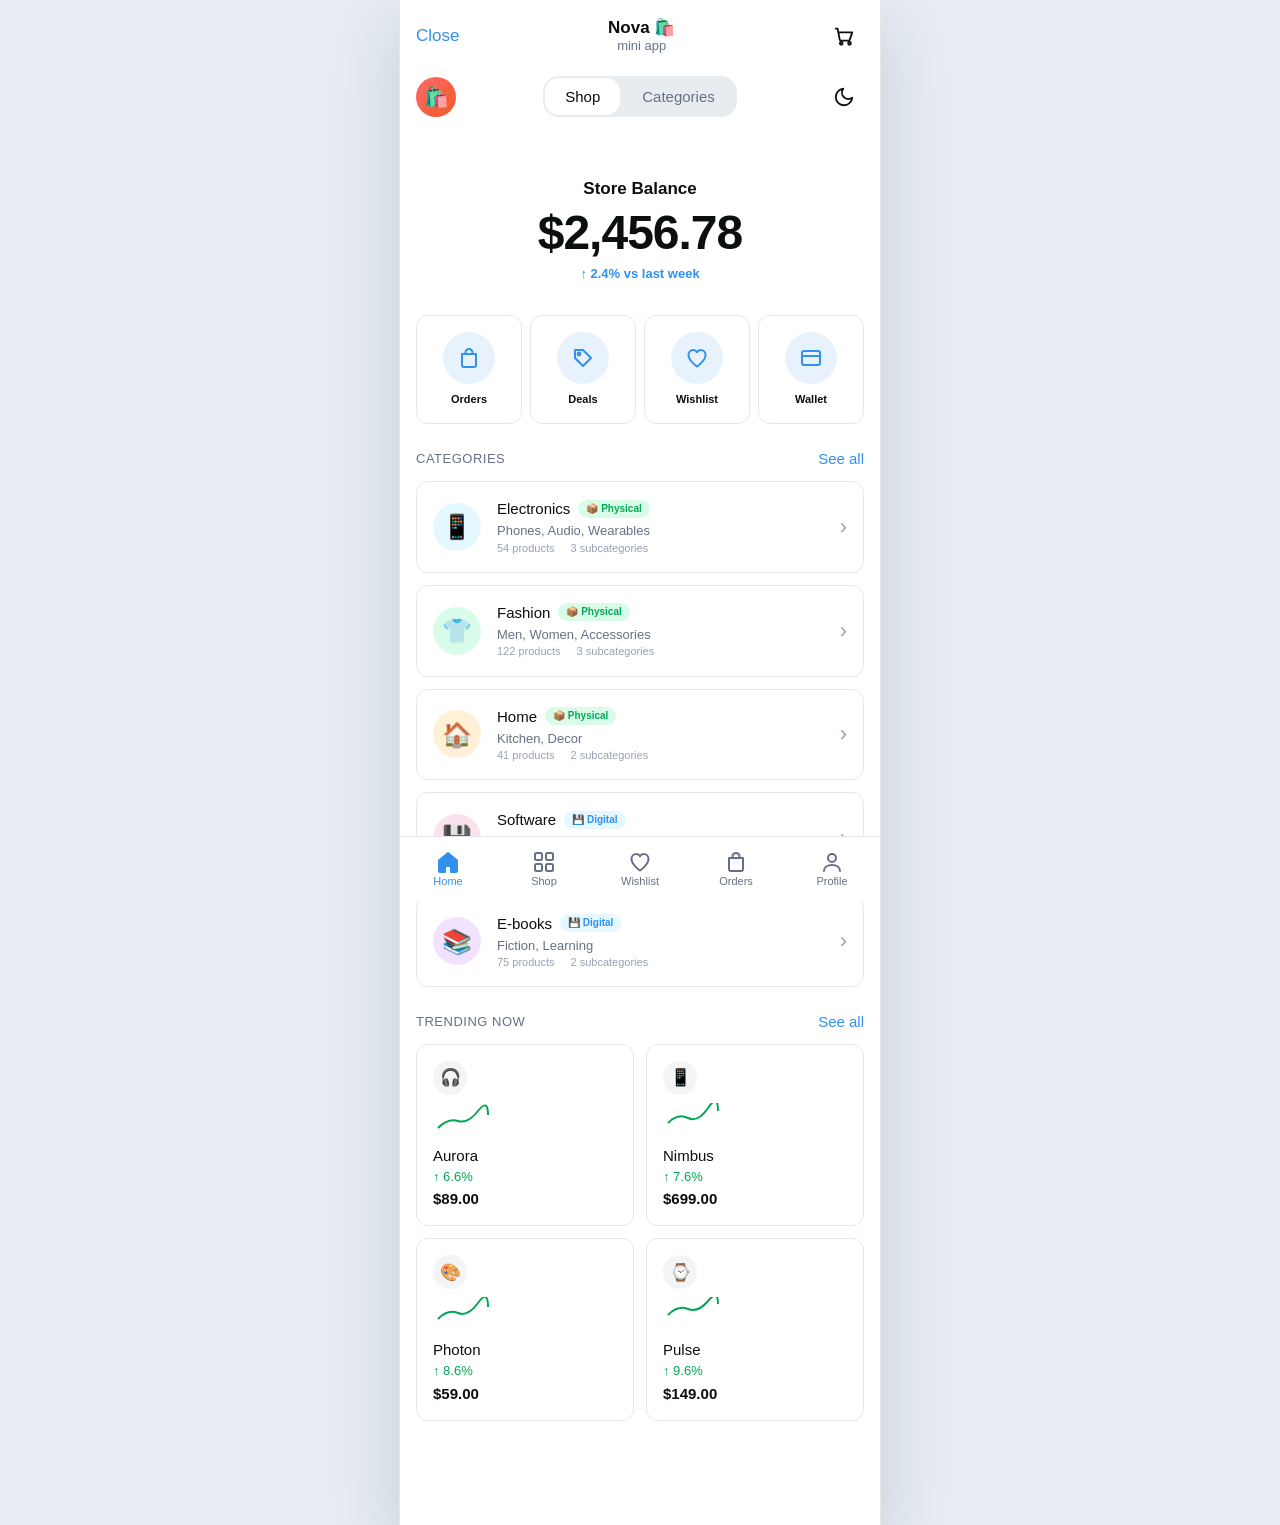
<file: miniapp/static/panel/demos/nova-store/index.html>
<!DOCTYPE html>
<html lang="en" data-theme="light">
<head>
  <meta charset="UTF-8">
  <meta name="viewport" content="width=device-width, initial-scale=1, maximum-scale=1, viewport-fit=cover">
  <meta name="theme-color" content="#FFFFFF">
  <title>Nova Store</title>
  <link rel="stylesheet" href="assets/css/tokens.css">
  <link rel="stylesheet" href="assets/css/base.css">
  <link rel="stylesheet" href="assets/css/components.css">
  <link rel="stylesheet" href="assets/css/pages/home.css">
  <script src="assets/js/dev-check.js"></script>
  <script src="https://telegram.org/js/telegram-web-app.js"></script>
</head>
<body>
  <div class="app">
    <div id="appbar"></div>
    <main class="screen" id="screen">
      <div class="skeleton" style="height:160px;margin:16px;"></div>
    </main>
    <div id="tabbar"></div>
  </div>
  <script type="module" src="assets/js/pages/home.js"></script>
</body>
</html>
</file>
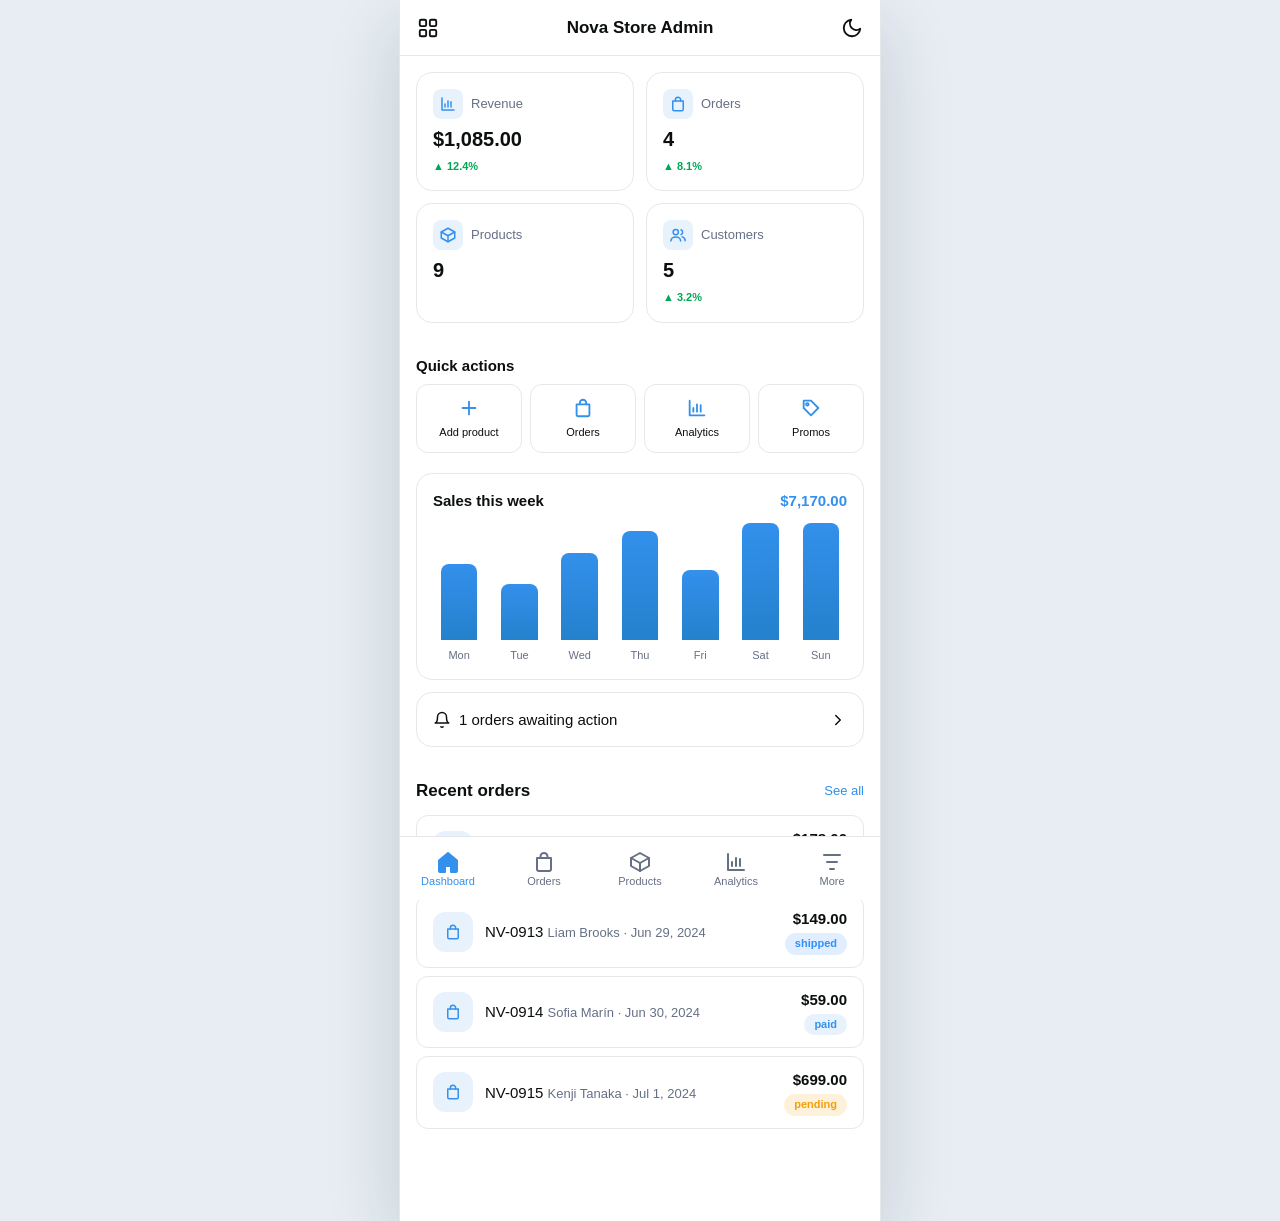
<file: miniapp/static/panel/demos/nova-store/admin/index.html>
<!DOCTYPE html>
<html lang="en" data-theme="dark">
<head>
  <meta charset="UTF-8">
  <meta name="viewport" content="width=device-width, initial-scale=1, maximum-scale=1, viewport-fit=cover">
  <meta name="theme-color" content="#1A1A1A">
  <title>Admin · Nova Store</title>
  <link rel="stylesheet" href="../assets/css/tokens.css">
  <link rel="stylesheet" href="../assets/css/base.css">
  <link rel="stylesheet" href="../assets/css/components.css">
  <link rel="stylesheet" href="../assets/css/pages/admin.css">
  <script src="../assets/js/dev-check.js"></script>
  <script src="https://telegram.org/js/telegram-web-app.js"></script>
</head>
<body>
  <div class="app">
    <div id="appbar"></div>
    <main class="screen" id="screen"></main>
    <div id="tabbar"></div>
  </div>
  <script type="module" src="../assets/js/admin/dashboard.js"></script>
</body>
</html>
</file>
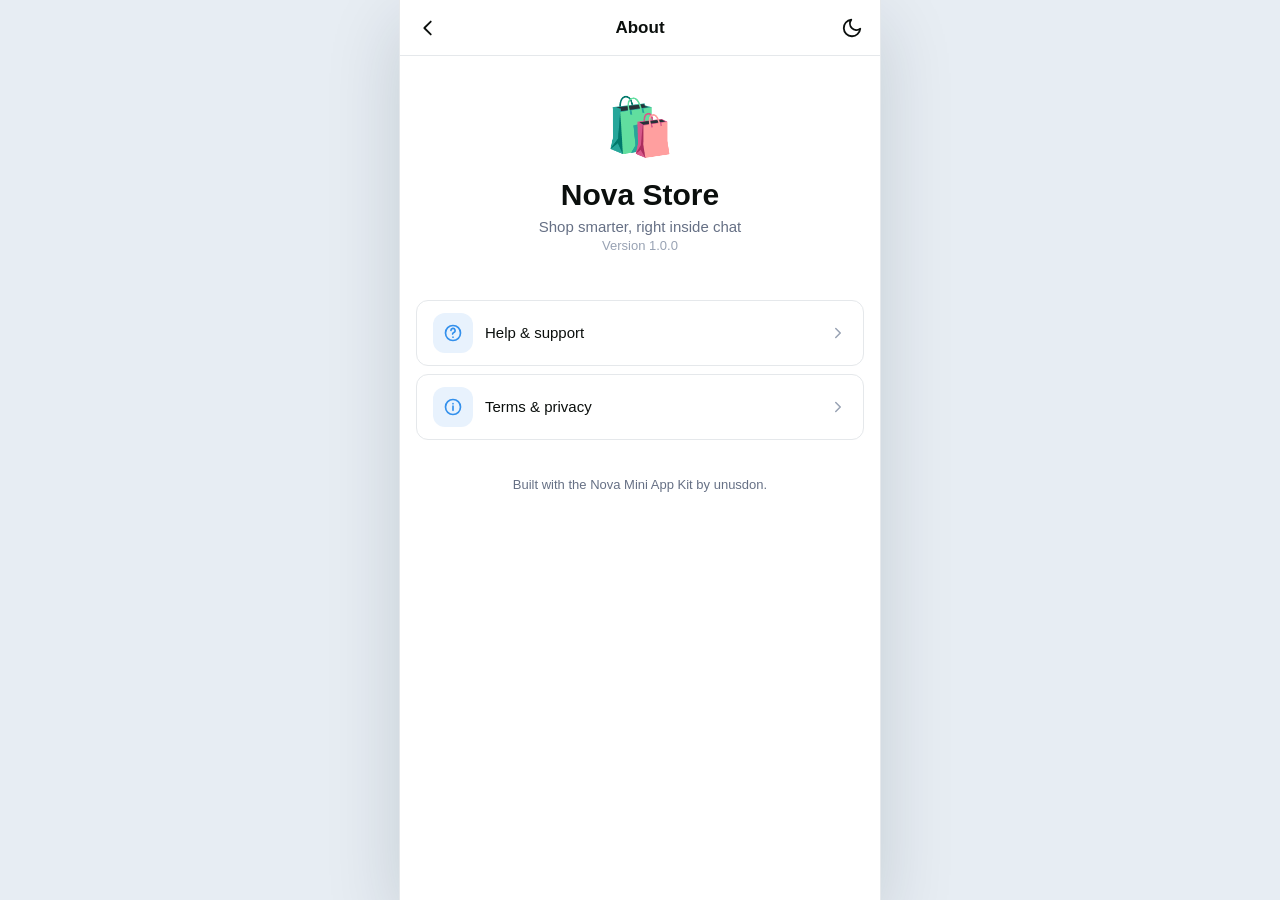
<file: miniapp/static/panel/demos/nova-store/about.html>
<!DOCTYPE html>
<html lang="en" data-theme="light">
<head>
  <meta charset="UTF-8">
  <meta name="viewport" content="width=device-width, initial-scale=1, maximum-scale=1, viewport-fit=cover">
  <meta name="theme-color" content="#FFFFFF">
  <title>About · Nova Store</title>
  <link rel="stylesheet" href="assets/css/tokens.css">
  <link rel="stylesheet" href="assets/css/base.css">
  <link rel="stylesheet" href="assets/css/components.css">
  <link rel="stylesheet" href="assets/css/pages/customer.css">
  <script src="assets/js/dev-check.js"></script>
  <script src="https://telegram.org/js/telegram-web-app.js"></script>
</head>
<body>
  <div class="app">
    <div id="appbar"></div>
    <main class="screen screen--no-tabbar" id="screen"></main>
    <div id="bottombar"></div>
  </div>
  <script type="module" src="assets/js/pages/about.js"></script>
</body>
</html>
</file>
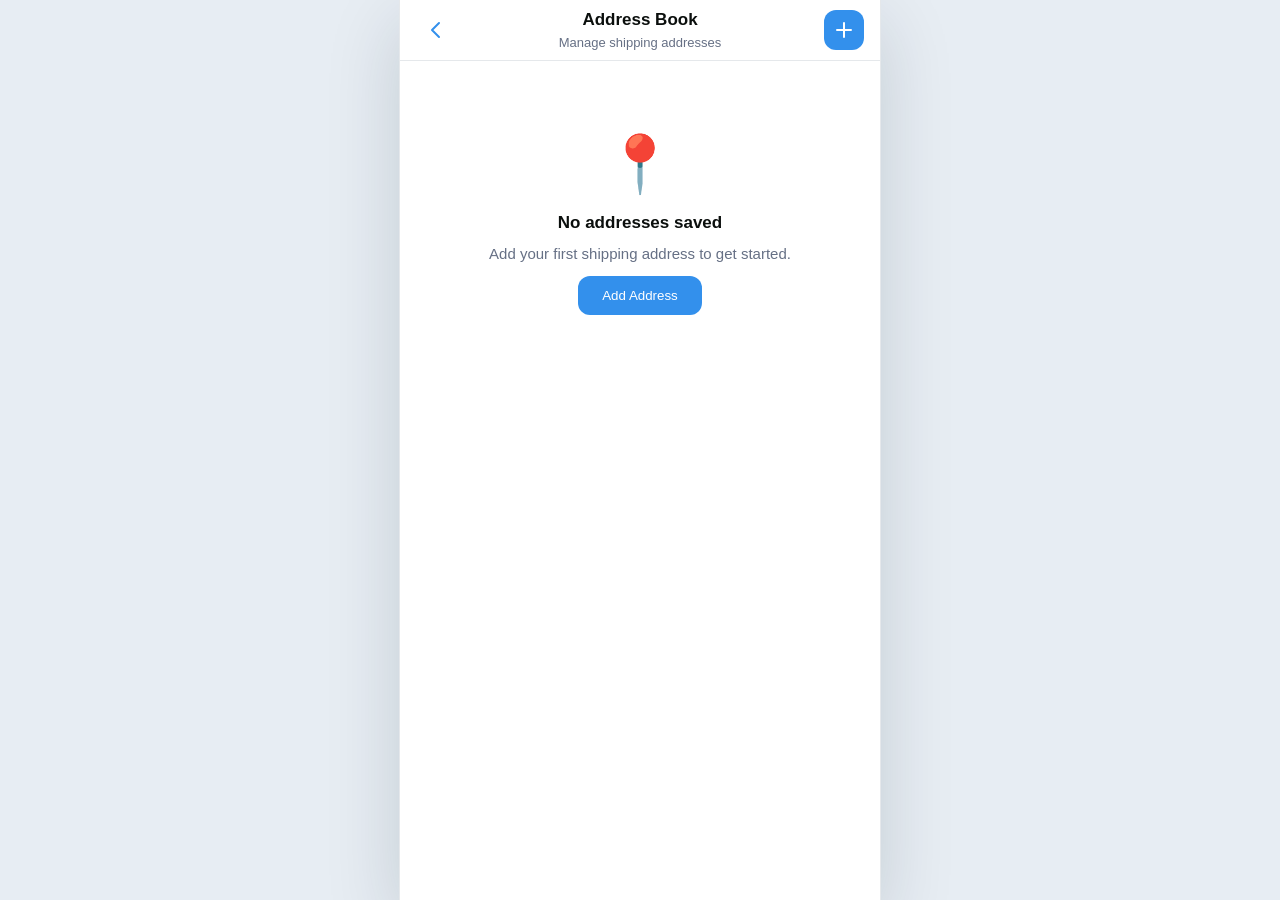
<file: miniapp/static/panel/demos/nova-store/addresses.html>
<!DOCTYPE html>
<html lang="en" data-theme="light">
<head>
  <meta charset="UTF-8">
  <meta name="viewport" content="width=device-width, initial-scale=1, maximum-scale=1, viewport-fit=cover">
  <meta name="theme-color" content="#FFFFFF">
  <title>Addresses · Nova Store</title>
  <link rel="stylesheet" href="assets/css/tokens.css">
  <link rel="stylesheet" href="assets/css/base.css">
  <link rel="stylesheet" href="assets/css/components.css">
  <link rel="stylesheet" href="assets/css/pages/customer.css">
  <link rel="stylesheet" href="assets/css/pages/addresses.css">
  <script src="assets/js/dev-check.js"></script>
  <script src="https://telegram.org/js/telegram-web-app.js"></script>
</head>
<body>
  <div class="app">
    <div id="appbar"></div>
    <main class="screen screen--no-tabbar" id="screen"></main>
    <div id="bottombar"></div>
  </div>
  <script type="module" src="assets/js/pages/addresses.js"></script>
</body>
</html>
</file>
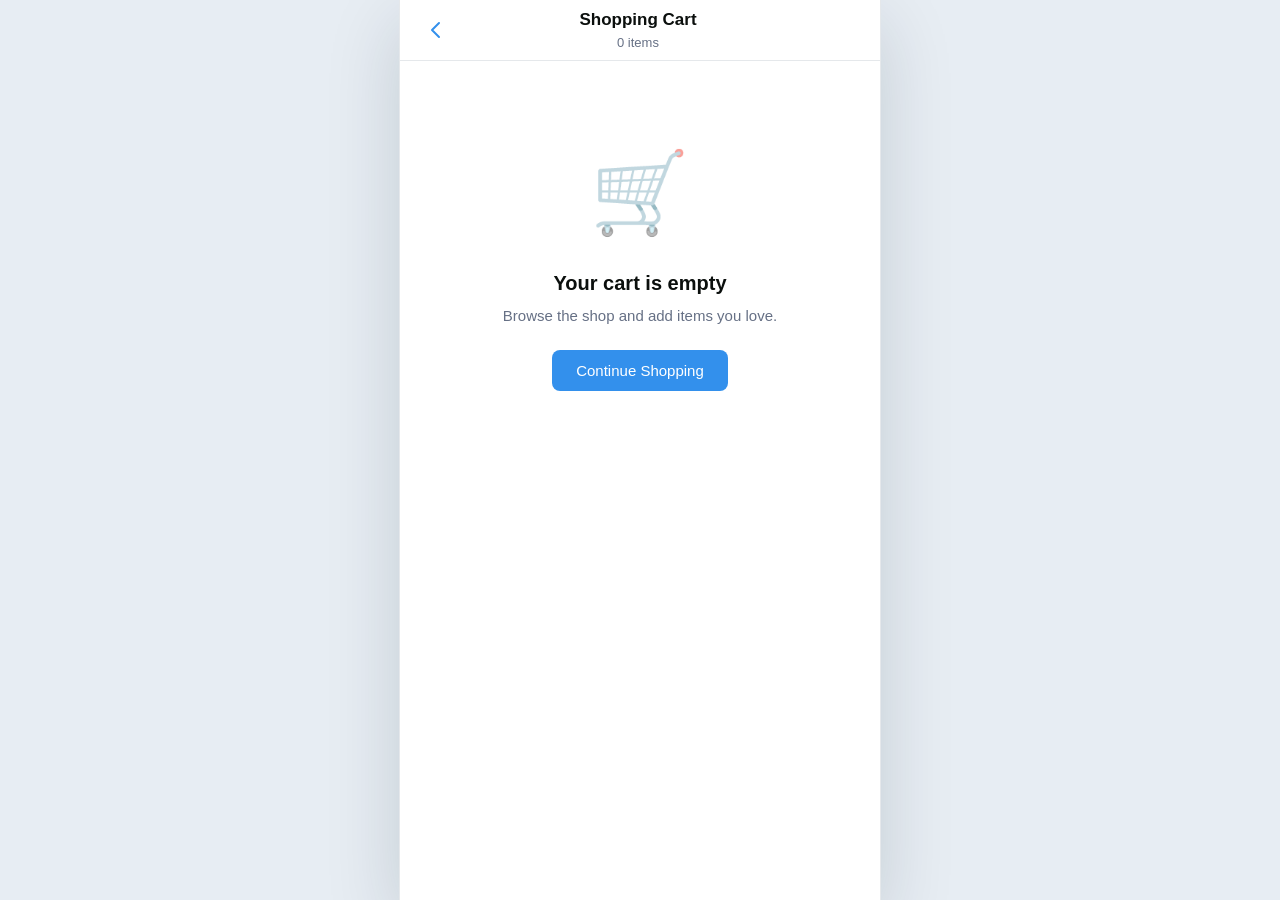
<file: miniapp/static/panel/demos/nova-store/cart.html>
<!DOCTYPE html>
<html lang="en" data-theme="light">
<head>
  <meta charset="UTF-8">
  <meta name="viewport" content="width=device-width, initial-scale=1, maximum-scale=1, viewport-fit=cover">
  <meta name="theme-color" content="#FFFFFF">
  <title>Cart · Nova Store</title>
  <link rel="stylesheet" href="assets/css/tokens.css">
  <link rel="stylesheet" href="assets/css/base.css">
  <link rel="stylesheet" href="assets/css/components.css">
  <link rel="stylesheet" href="assets/css/pages/cart.css">
  <script src="assets/js/dev-check.js"></script>
  <script src="https://telegram.org/js/telegram-web-app.js"></script>
</head>
<body>
  <div class="app">
    <div id="appbar"></div>
    <main class="screen screen--no-tabbar" id="screen"></main>
    <div id="bottombar"></div>
  </div>
  <script type="module" src="assets/js/pages/cart.js"></script>
</body>
</html>
</file>
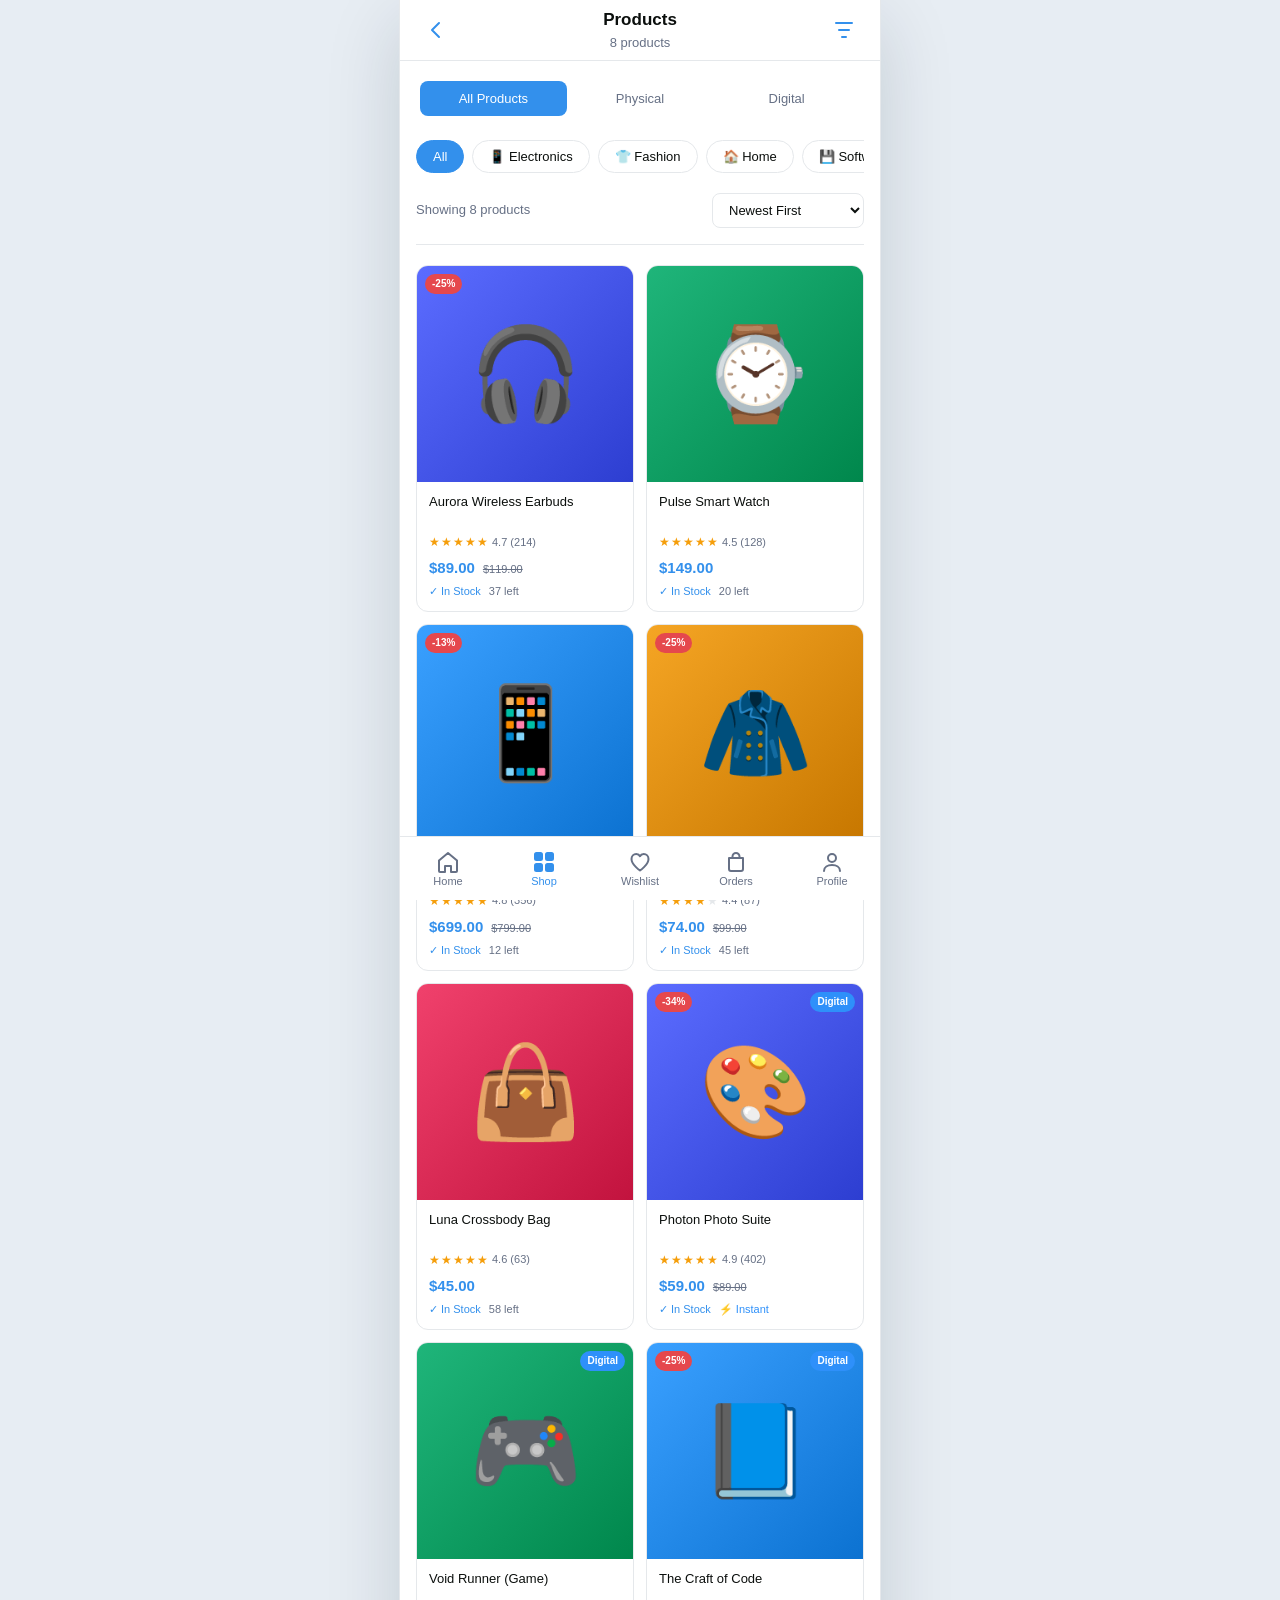
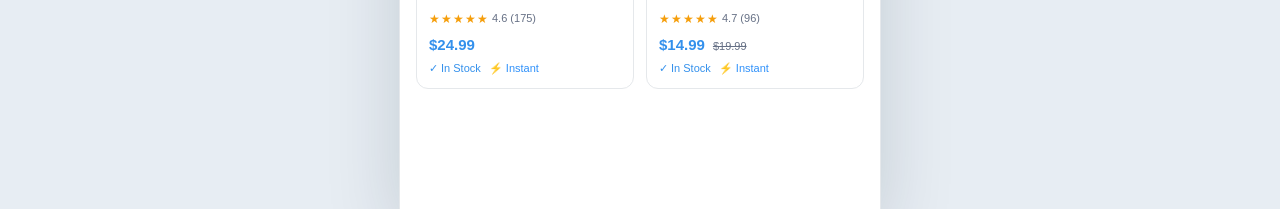
<file: miniapp/static/panel/demos/nova-store/catalog.html>
<!DOCTYPE html>
<html lang="en" data-theme="light">
<head>
  <meta charset="UTF-8">
  <meta name="viewport" content="width=device-width, initial-scale=1, maximum-scale=1, viewport-fit=cover">
  <meta name="theme-color" content="#FFFFFF">
  <title>Shop · Nova Store</title>
  <link rel="stylesheet" href="assets/css/tokens.css">
  <link rel="stylesheet" href="assets/css/base.css">
  <link rel="stylesheet" href="assets/css/components.css">
  <link rel="stylesheet" href="assets/css/pages/catalog.css">
  <script src="assets/js/dev-check.js"></script>
  <script src="https://telegram.org/js/telegram-web-app.js"></script>
</head>
<body>
  <div class="app">
    <div id="appbar"></div>
    <main class="screen" id="screen">
      <div class="skeleton" style="height:200px;margin:16px;"></div>
    </main>
    <div id="tabbar"></div>
  </div>
  <script type="module" src="assets/js/pages/catalog.js"></script>
</body>
</html>
</file>
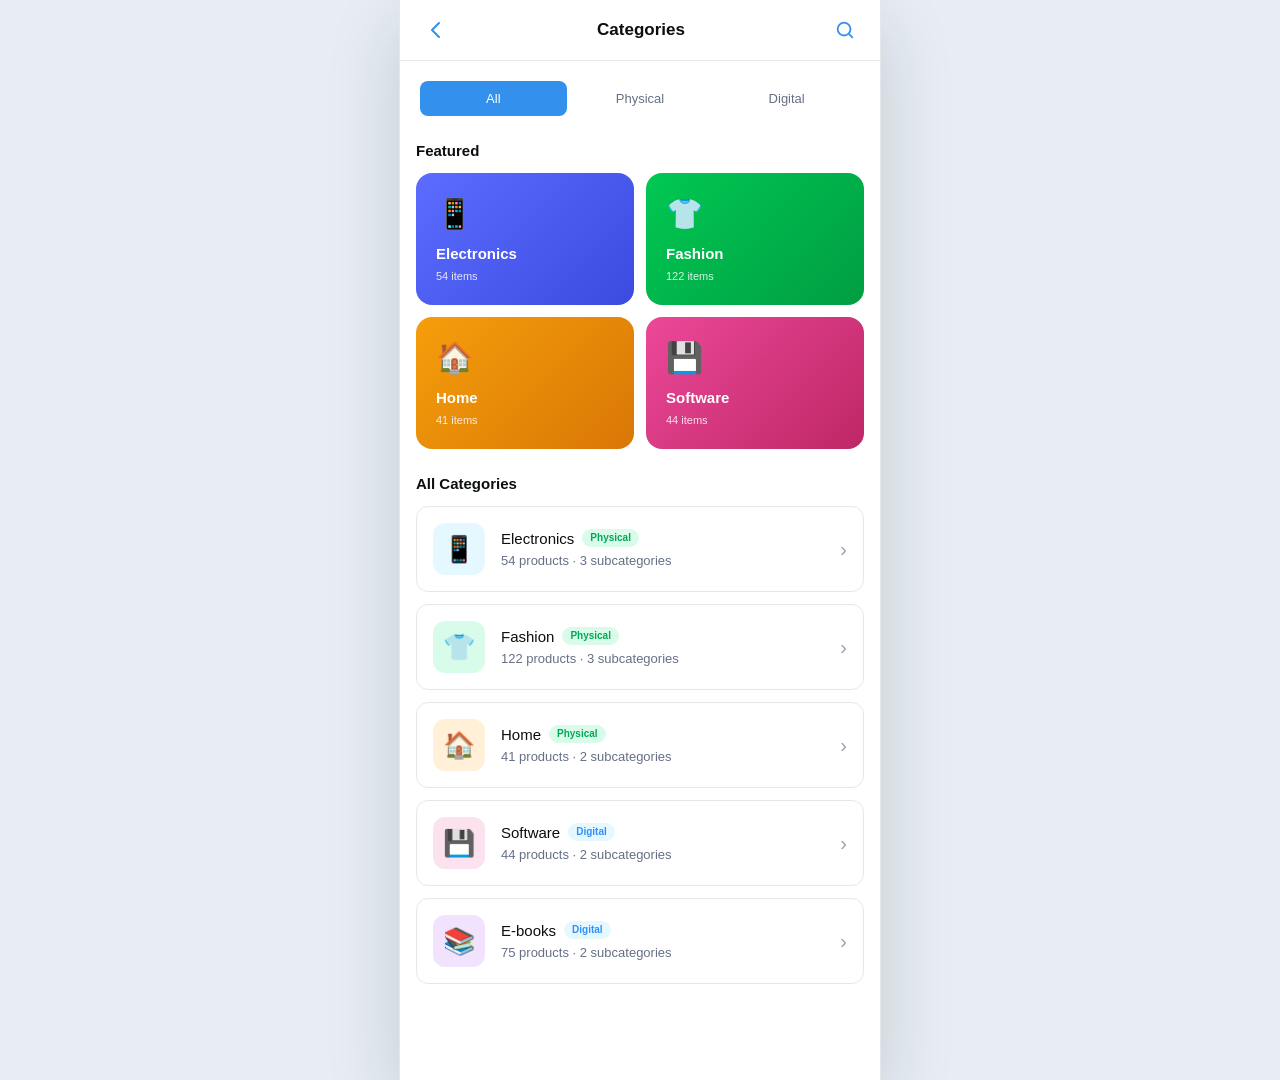
<file: miniapp/static/panel/demos/nova-store/categories.html>
<!DOCTYPE html>
<html lang="en" data-theme="light">
<head>
  <meta charset="UTF-8">
  <meta name="viewport" content="width=device-width, initial-scale=1, maximum-scale=1, viewport-fit=cover">
  <meta name="theme-color" content="#FFFFFF">
  <title>Categories · Nova Store</title>
  <link rel="stylesheet" href="assets/css/tokens.css">
  <link rel="stylesheet" href="assets/css/base.css">
  <link rel="stylesheet" href="assets/css/components.css">
  <link rel="stylesheet" href="assets/css/pages/customer.css">
  <link rel="stylesheet" href="assets/css/pages/categories.css">
  <script src="assets/js/dev-check.js"></script>
  <script src="https://telegram.org/js/telegram-web-app.js"></script>
</head>
<body>
  <div class="app">
    <div id="appbar"></div>
    <main class="screen screen--no-tabbar" id="screen"></main>
    <div id="bottombar"></div>
  </div>
  <script type="module" src="assets/js/pages/categories.js"></script>
</body>
</html>
</file>
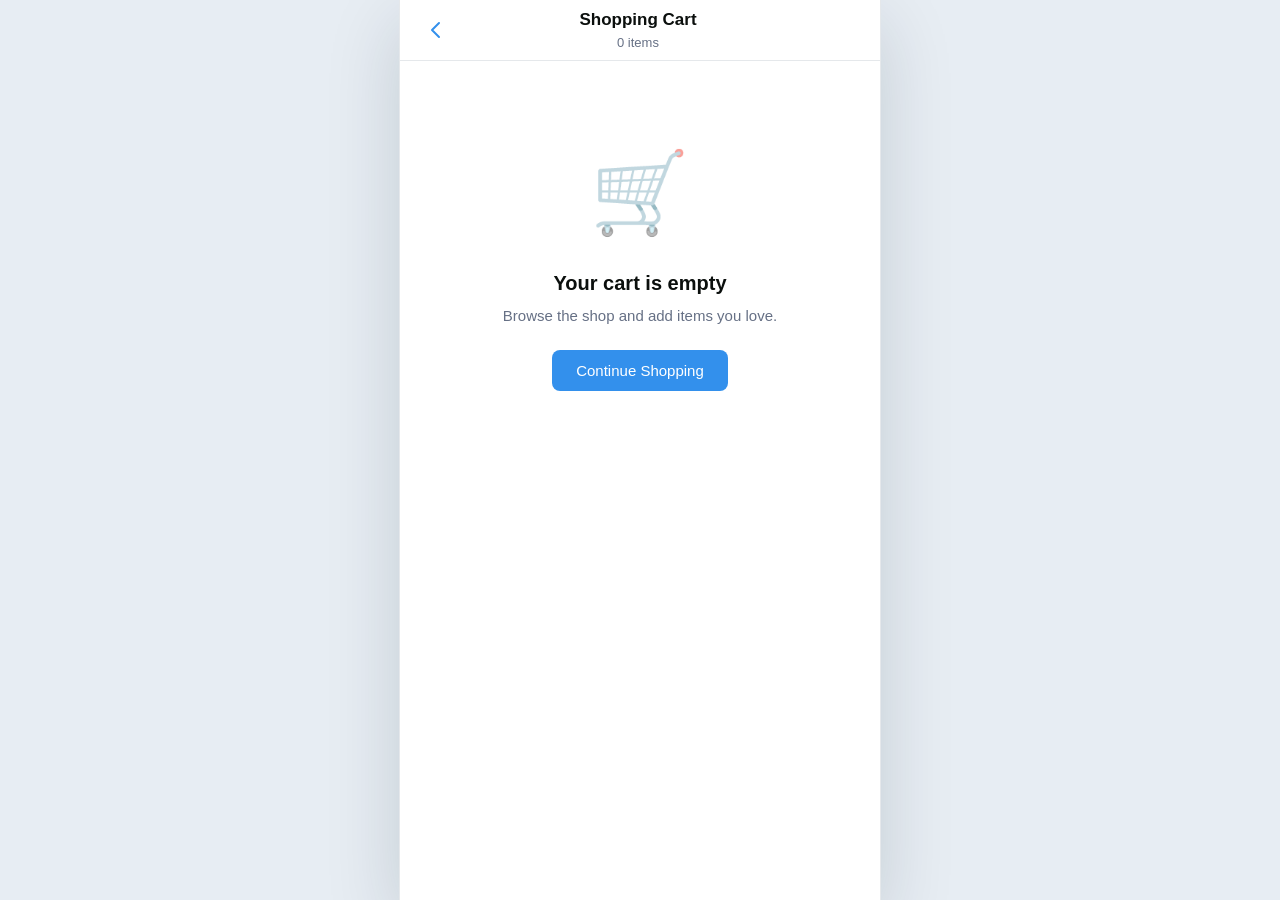
<file: miniapp/static/panel/demos/nova-store/checkout.html>
<!DOCTYPE html>
<html lang="en" data-theme="light">
<head>
  <meta charset="UTF-8">
  <meta name="viewport" content="width=device-width, initial-scale=1, maximum-scale=1, viewport-fit=cover">
  <meta name="theme-color" content="#FFFFFF">
  <title>Checkout · Nova Store</title>
  <link rel="stylesheet" href="assets/css/tokens.css">
  <link rel="stylesheet" href="assets/css/base.css">
  <link rel="stylesheet" href="assets/css/components.css">
  <link rel="stylesheet" href="assets/css/pages/checkout.css">
  <script src="assets/js/dev-check.js"></script>
  <script src="https://telegram.org/js/telegram-web-app.js"></script>
  <!-- TON payments: uncomment to enable TON Connect (set manifestUrl + recipientAddress in config.js).
       Exposes window.TON_CONNECT_UI, which assets/js/core/payments.js uses automatically. -->
  <!-- <script src="https://unpkg.com/@tonconnect/ui@2/dist/tonconnect-ui.min.js"></script> -->
</head>
<body>
  <div class="app">
    <div id="appbar"></div>
    <main class="screen screen--no-tabbar" id="screen"></main>
    <div id="bottombar"></div>
  </div>
  <script type="module" src="assets/js/pages/checkout.js"></script>
</body>
</html>
</file>
<file: miniapp/static/panel/demos/nova-store/assets/css/tokens.css>
/*
 * Nova Kit — Design Tokens
 * ========================
 * The visual foundation of the kit. The DEFAULT look is dark-first with a signature mint
 * accent (the palette this kit ships with). A full light ("white") theme is included and
 * the B/W toggle switches between them. Change values here for a pure-CSS re-theme, or set
 * `config.theme.accent` to force one brand colour across both themes.
 *
 * :root holds the LIGHT theme; [data-theme="dark"] overrides for DARK.
 * (config.theme.colorScheme defaults to 'dark', so the app opens dark out of the box.)
 */

:root {
  /* Brand accent (light theme — Telegram blue on white) */
  --accent:          #3390EC;
  --accent-strong:   #2481CC;
  --accent-soft:     #E8F2FD;
  --accent-contrast: #FFFFFF;

  /* Secondary status colours */
  --success: #00A854;
  --warning: #F59E0B;
  --danger:  #E5484D;
  --info:    #2E90FA;

  /* Surfaces (light) */
  --bg:         #FFFFFF;
  --app-backdrop: #E7EDF3;      /* page area behind the centered phone column on wide screens */
  --surface:    #F2F4F5;
  --card:       #FFFFFF;
  --card-alt:   #F7F9FA;
  --text:       #0B0F0D;
  --text-muted: #667085;
  --text-faint: #98A2B3;
  --border:     #E5E8EB;
  --track:      #E9ECEF;
  --overlay:    rgba(11, 15, 13, 0.45);

  /* Radius */
  --radius-sm:  8px;
  --radius-md:  12px;
  --radius-lg:  16px;
  --radius-xl:  24px;
  --radius-pill: 999px;

  /* Spacing scale (4px base) */
  --space-1: 4px;  --space-2: 8px;  --space-3: 12px; --space-4: 16px;
  --space-5: 20px; --space-6: 24px; --space-7: 32px; --space-8: 48px;

  /* Typography (system stack — matches the original's SF Pro look) */
  --font: -apple-system, BlinkMacSystemFont, 'SF Pro Display', 'Segoe UI', 'Helvetica Neue', Arial, sans-serif;
  --fs-xs: 11px; --fs-sm: 13px; --fs-md: 15px; --fs-lg: 17px; --fs-xl: 20px; --fs-2xl: 26px;
  --fw-regular: 400; --fw-medium: 500; --fw-semibold: 600; --fw-bold: 700;
  --lh-tight: 1.2; --lh-base: 1.45;

  /* Elevation */
  --shadow-sm: 0 1px 2px rgba(11, 15, 13, 0.06);
  --shadow-md: 0 4px 16px rgba(11, 15, 13, 0.08);
  --shadow-lg: 0 12px 40px rgba(11, 15, 13, 0.16);

  /* Motion */
  --ease: cubic-bezier(0.22, 0.61, 0.36, 1);
  --dur-fast: 140ms; --dur-med: 240ms;

  /* Layout */
  --app-max-width: 480px;
  --appbar-h: 56px;
  --tabbar-h: 64px;
}

/* DARK theme — EXACT match to the original palette (#00ff88 neon on #1a1a1a charcoal). */
:root[data-theme="dark"] {
  --accent:          #4EA6F5;   /* Telegram blue (brighter for dark bg) */
  --accent-strong:   #3390EC;
  --accent-soft:     rgba(51, 144, 236, 0.16);
  --accent-contrast: #FFFFFF;   /* white text on blue controls */

  --success: #4CAF50;           /* original "completed / delivered" green */
  --warning: #FF9500;           /* original --wallet-orange */
  --danger:  #FF4757;           /* original badge red */
  --info:    #64D2FF;           /* original --wallet-blue */

  --bg:         #1A1A1A;        /* --tg-bg-color */
  --app-backdrop: #0B0B0D;      /* page area behind the centered phone column on wide screens */
  --surface:    #2A2A2A;        /* --tg-secondary-bg-color */
  --card:       #2C2C2E;        /* --card-bg */
  --card-alt:   #35353A;        /* trending hover */
  --text:       #FFFFFF;
  --text-muted: #8E8E93;        /* --tg-hint-color */
  --text-faint: #636366;
  --border:     #3A3A3C;        /* --separator-color */
  --track:      #48484A;        /* --wallet-gray (segmented tracks, icon tiles) */
  --overlay:    rgba(0, 0, 0, 0.6);

  --shadow-sm: 0 1px 2px rgba(0, 0, 0, 0.4);
  --shadow-md: 0 4px 16px rgba(0, 0, 0, 0.5);
  --shadow-lg: 0 12px 40px rgba(0, 0, 0, 0.6);
}
</file>
<file: miniapp/static/panel/demos/nova-store/assets/css/base.css>
/*
 * Nova Kit — Base & Reset
 * Foundational element styling and the mobile "app canvas" layout shared by every page.
 */

*, *::before, *::after { box-sizing: border-box; }

html, body {
  margin: 0;
  padding: 0;
  height: 100%;
}

body {
  font-family: var(--font);
  font-size: var(--fs-md);
  line-height: 1.4;
  color: var(--text);
  background: var(--bg);
  -webkit-font-smoothing: antialiased;
  -moz-osx-font-smoothing: grayscale;
  min-height: 100vh;
  overflow-x: hidden;
}

[dir="rtl"] { direction: rtl; }

h1, h2, h3, h4, p { margin: 0; }
a { color: inherit; text-decoration: none; }
button { font-family: inherit; cursor: pointer; border: none; background: none; }
img, svg { display: block; max-width: 100%; }
ul { margin: 0; padding: 0; list-style: none; }
input, select, textarea { font-family: inherit; font-size: var(--fs-md); }

:focus-visible { outline: 2px solid var(--accent); outline-offset: 2px; }

/* App canvas — a phone-width column centred in the viewport. On real phones the screen is
   narrower than --app-max-width, so it fills edge-to-edge (native app feel). On desktop/tablet
   browsers it caps to the phone width and centres, with a soft backdrop + frame (see the media
   query below) so the mobile UI reads as an intentional device, not a stretched page.
   padding-bottom clears the fixed tab bar. */
.app {
  position: relative;
  width: 100%;
  max-width: var(--app-max-width);
  min-height: 100vh;
  margin: 0 auto;
  background: var(--bg);
  padding-bottom: 80px;
}
.app--no-nav { padding-bottom: 0; }

/* Framed phone column on wider screens. Below this width the column already fills the screen,
   so no frame is needed. */
@media (min-width: 520px) {
  body { background: var(--app-backdrop); }
  .app {
    box-shadow: 0 0 0 1px var(--border), 0 24px 70px rgba(15, 30, 50, 0.16);
  }
}

.screen { display: block; }
.screen--no-tabbar { }

.container { padding-inline: var(--space-4); }

/* Utility */
.stack   { display: flex; flex-direction: column; }
.row     { display: flex; align-items: center; }
.row-between { display: flex; align-items: center; justify-content: space-between; }
.gap-1 { gap: var(--space-1); } .gap-2 { gap: var(--space-2); }
.gap-3 { gap: var(--space-3); } .gap-4 { gap: var(--space-4); }
.muted { color: var(--text-muted); }
.text-accent { color: var(--accent); }
.text-faint { color: var(--text-faint); }
.faint { color: var(--text-faint); }
.text-sm { font-size: var(--fs-sm); }
.text-lg { font-size: var(--fs-lg); }
.semibold { font-weight: var(--fw-semibold); }
.bold { font-weight: var(--fw-bold); }
.grow { flex: 1; }
.hidden { display: none !important; }
.sr-only {
  position: absolute; width: 1px; height: 1px; padding: 0; margin: -1px;
  overflow: hidden; clip: rect(0 0 0 0); white-space: nowrap; border: 0;
}

/* Screen-reader-friendly loading shimmer base */
@media (prefers-reduced-motion: reduce) {
  * { animation-duration: 0.001ms !important; transition-duration: 0.001ms !important; }
}
</file>
<file: miniapp/static/panel/demos/nova-store/assets/css/components.css>
/*
 * Nova Kit — Component styles
 * App bar, tab bar, cards, chips, buttons, rating, price, toast, bottom sheet, skeleton,
 * empty state. All colours come from tokens.css.
 */

/* ---- Buttons -------------------------------------------------------------------------- */
.btn {
  display: inline-flex; align-items: center; justify-content: center; gap: var(--space-2);
  height: 48px; padding-inline: var(--space-5); border-radius: var(--radius-md);
  font-size: var(--fs-md); font-weight: var(--fw-semibold);
  background: var(--accent); color: var(--accent-contrast);
  transition: transform var(--dur-fast) var(--ease), opacity var(--dur-fast);
}
.btn:active { transform: scale(0.98); }
.btn--block { width: 100%; }
.btn--ghost { background: var(--accent-soft); color: var(--accent); }
.btn--outline { background: transparent; border: 1px solid var(--border); color: var(--text); }
.btn--sm { height: 38px; padding-inline: var(--space-4); font-size: var(--fs-sm); }
.btn[disabled] { opacity: 0.5; pointer-events: none; }
.ico { flex: none; }

/* ---- App bar -------------------------------------------------------------------------- */
.appbar {
  position: sticky; top: 0; z-index: 20;
  display: flex; align-items: center; gap: var(--space-2);
  height: var(--appbar-h); padding-inline: var(--space-2);
  background: var(--bg); border-bottom: 1px solid var(--border);
}
.appbar__title {
  flex: 1; text-align: center; font-size: var(--fs-lg); font-weight: var(--fw-semibold);
  white-space: nowrap; overflow: hidden; text-overflow: ellipsis;
}
.appbar__actions { display: flex; align-items: center; gap: 2px; }

/* Generic page header (back + centred title/subtitle + optional action) */
.page-header { background: var(--bg); padding: 8px var(--space-4); position: sticky; top: 0; z-index: 30; border-bottom: 1px solid var(--border); }
.page-header .header-top { display: flex; align-items: center; justify-content: space-between; height: 44px; }
.page-header .hbtn { background: none; border: none; color: var(--accent); padding: 8px; border-radius: var(--radius-sm); display: flex; align-items: center; justify-content: center; cursor: pointer; min-width: 40px; }
.page-header .htitle { text-align: center; flex: 1; min-width: 0; }
.page-header .htitle h1 { font-size: var(--fs-lg); font-weight: var(--fw-semibold); }
.page-header .htitle span { font-size: var(--fs-sm); color: var(--text-muted); display: block; margin-top: 2px; }
@media (hover: hover) and (pointer: fine) { .page-header .hbtn:hover { background: var(--surface); } }

/* Brand header (Home) — left-aligned logo mark + name + greeting */
.appbar--brand { padding-inline: var(--space-4); }
.brand-mark { display: flex; align-items: center; gap: var(--space-3); flex: 1; min-width: 0; }
.brand-mark__logo {
  width: 40px; height: 40px; border-radius: var(--radius-md); flex: none;
  display: flex; align-items: center; justify-content: center; font-size: 22px;
  background: var(--accent-soft);
}
.brand-mark__text { display: flex; flex-direction: column; min-width: 0; line-height: 1.15; }
.brand-mark__name { font-size: var(--fs-lg); font-weight: var(--fw-bold); }
.brand-mark__sub { font-size: var(--fs-xs); color: var(--text-muted); }
.appbar__btn {
  position: relative; display: inline-flex; align-items: center; justify-content: center;
  width: 40px; height: 40px; border-radius: var(--radius-md); color: var(--text);
}
.appbar__btn:active { background: var(--surface); }
.appbar__btn--placeholder { visibility: hidden; }
.appbar__badge {
  position: absolute; top: 4px; inset-inline-end: 4px; min-width: 16px; height: 16px;
  padding: 0 4px; border-radius: var(--radius-pill); background: var(--danger);
  color: #fff; font-size: 10px; font-weight: var(--fw-bold);
  display: inline-flex; align-items: center; justify-content: center;
}

/* ---- Tab bar -------------------------------------------------------------------------- */
.tabbar {
  position: fixed; bottom: 0; left: 50%; transform: translateX(-50%); z-index: 20; width: 100%; max-width: var(--app-max-width);
  display: grid; grid-auto-flow: column; grid-auto-columns: 1fr;
  height: var(--tabbar-h); padding-bottom: env(safe-area-inset-bottom);
  background: var(--bg); border-top: 1px solid var(--border);
}
.tabbar__item {
  display: flex; flex-direction: column; align-items: center; justify-content: center;
  gap: 2px; color: var(--text-muted); font-size: var(--fs-xs); font-weight: var(--fw-medium);
}
.tabbar__item.is-active { color: var(--accent); }
.tabbar__label { font-size: var(--fs-xs); font-weight: var(--fw-medium); line-height: 1; }
.tabbar__icon { position: relative; }
.tabbar__badge {
  position: absolute; top: -4px; inset-inline-end: -8px; min-width: 15px; height: 15px;
  padding: 0 4px; border-radius: var(--radius-pill); background: var(--danger); color: #fff;
  font-size: 9px; font-weight: var(--fw-bold); display: inline-flex;
  align-items: center; justify-content: center;
}

/* ---- Section header ------------------------------------------------------------------- */
.section-head {
  display: flex; align-items: center; justify-content: space-between;
  padding: var(--space-5) var(--space-4) var(--space-3);
}
.section-head h2 { font-size: var(--fs-lg); font-weight: var(--fw-semibold); }
.section-head__link { font-size: var(--fs-sm); font-weight: var(--fw-medium); color: var(--accent); }

/* ---- Chips ---------------------------------------------------------------------------- */
.chip-row { display: flex; gap: var(--space-2); overflow-x: auto; padding: 0 var(--space-4) var(--space-2); scrollbar-width: none; }
.chip-row::-webkit-scrollbar { display: none; }
.chip {
  flex: none; display: inline-flex; align-items: center; gap: var(--space-2);
  height: 38px; padding-inline: var(--space-4); border-radius: var(--radius-pill);
  background: var(--surface); color: var(--text); font-size: var(--fs-sm); font-weight: var(--fw-medium);
  border: 1px solid transparent; white-space: nowrap;
}
.chip.is-active { background: var(--accent); color: var(--accent-contrast); }

/* ---- Category tiles ------------------------------------------------------------------- */
.cat-row { display: flex; gap: var(--space-3); overflow-x: auto; padding: 0 var(--space-4) var(--space-2); scrollbar-width: none; }
.cat-row::-webkit-scrollbar { display: none; }
.cat-tile {
  flex: none; width: 76px; display: flex; flex-direction: column; align-items: center; gap: var(--space-2);
}
.cat-tile__icon {
  width: 64px; height: 64px; border-radius: var(--radius-lg); background: var(--accent-soft);
  display: flex; align-items: center; justify-content: center; font-size: 28px;
}
.cat-tile__name { font-size: var(--fs-xs); font-weight: var(--fw-medium); text-align: center; color: var(--text-muted); }

/* ---- Catalog toolbar ------------------------------------------------------------------ */
.catalog-toolbar { display: flex; align-items: center; justify-content: space-between; padding-block: var(--space-3); }

/* ---- Product card --------------------------------------------------------------------- */
.pcard-grid {
  display: grid; grid-template-columns: 1fr 1fr; gap: var(--space-3);
  padding: 0 var(--space-4);
}
.pcard {
  display: flex; flex-direction: column; background: var(--card);
  border: 1px solid var(--border); border-radius: var(--radius-lg); overflow: hidden;
  transition: transform var(--dur-fast) var(--ease);
}
.pcard:active { transform: scale(0.98); }
.pcard__media { position: relative; aspect-ratio: 1; background: var(--surface); }
.pcard__media img { width: 100%; height: 100%; object-fit: cover; }
.pcard__badge {
  position: absolute; top: var(--space-2); inset-inline-start: var(--space-2);
  padding: 3px 8px; border-radius: var(--radius-pill); background: var(--accent);
  color: var(--accent-contrast); font-size: 10px; font-weight: var(--fw-bold);
}
.pcard__oos {
  position: absolute; inset: 0; display: flex; align-items: center; justify-content: center;
  background: var(--overlay); color: #fff; font-size: var(--fs-sm); font-weight: var(--fw-semibold);
}
.pcard__wish {
  position: absolute; top: var(--space-2); inset-inline-end: var(--space-2);
  width: 32px; height: 32px; border-radius: var(--radius-pill);
  background: var(--bg); color: var(--text-muted); display: flex; align-items: center; justify-content: center;
  box-shadow: var(--shadow-sm);
}
.pcard__wish.is-wished { color: var(--danger); }
.pcard__body { display: flex; flex-direction: column; gap: var(--space-2); padding: var(--space-3); }
.pcard__name {
  font-size: var(--fs-sm); font-weight: var(--fw-medium); line-height: var(--lh-tight);
  display: -webkit-box; -webkit-line-clamp: 2; -webkit-box-orient: vertical; overflow: hidden;
}

/* ---- Rating & price ------------------------------------------------------------------- */
.rating { display: inline-flex; align-items: center; gap: 2px; font-size: var(--fs-xs); color: var(--text-muted); }
.star { color: var(--border); display: inline-flex; }
.star.is-on { color: var(--warning); }
.rating__value { margin-inline-start: 4px; font-weight: var(--fw-semibold); color: var(--text); }
.rating__count { color: var(--text-muted); }
.price { display: inline-flex; align-items: baseline; gap: var(--space-2); }
.price__now { font-size: var(--fs-md); font-weight: var(--fw-bold); color: var(--text); }
.price__was { font-size: var(--fs-xs); color: var(--text-faint); text-decoration: line-through; }

/* ---- Hero banner ---------------------------------------------------------------------- */
.hero {
  margin: var(--space-4); padding: var(--space-5); border-radius: var(--radius-xl);
  background: linear-gradient(135deg, var(--accent), var(--accent-strong));
  color: var(--accent-contrast);
}
.hero h2 { font-size: var(--fs-2xl); font-weight: var(--fw-bold); line-height: var(--lh-tight); }
.hero p { margin-top: var(--space-2); opacity: 0.9; font-size: var(--fs-sm); }
.hero .btn { margin-top: var(--space-4); background: rgba(255,255,255,0.16); color: #fff; backdrop-filter: blur(4px); }

/* ---- Search field --------------------------------------------------------------------- */
.searchbar { padding: var(--space-3) var(--space-4); }
.searchbar__field {
  display: flex; align-items: center; gap: var(--space-2);
  height: 46px; padding-inline: var(--space-3); border-radius: var(--radius-md);
  background: var(--surface); color: var(--text-muted);
}
.searchbar__field input { flex: 1; border: none; background: none; outline: none; color: var(--text); }

/* ---- Toast ---------------------------------------------------------------------------- */
.toast-host {
  position: fixed; left: 50%; bottom: calc(var(--tabbar-h) + var(--space-4)); transform: translateX(-50%);
  z-index: 60; display: flex; flex-direction: column; gap: var(--space-2); width: max-content; max-width: 90vw;
}
.toast {
  padding: var(--space-3) var(--space-4); border-radius: var(--radius-md);
  background: var(--text); color: var(--bg); font-size: var(--fs-sm); font-weight: var(--fw-medium);
  box-shadow: var(--shadow-lg); opacity: 0; transform: translateY(8px); transition: all var(--dur-med) var(--ease);
}
.toast.is-in { opacity: 1; transform: translateY(0); }
.toast--success { background: var(--success); color: #fff; }
.toast--danger { background: var(--danger); color: #fff; }

/* ---- Bottom sheet --------------------------------------------------------------------- */
.sheet-overlay {
  position: fixed; inset: 0; z-index: 50; background: var(--overlay);
  display: flex; align-items: flex-end; justify-content: center; opacity: 0; transition: opacity var(--dur-med);
}
.sheet-overlay.is-in { opacity: 1; }
.sheet {
  width: 100%; max-width: var(--app-max-width); background: var(--bg);
  border-radius: var(--radius-xl) var(--radius-xl) 0 0; padding: var(--space-3) var(--space-4) var(--space-6);
  transform: translateY(100%); transition: transform var(--dur-med) var(--ease); max-height: 86dvh; overflow-y: auto;
}
.sheet-overlay.is-in .sheet { transform: translateY(0); }
.sheet__grabber { width: 40px; height: 4px; border-radius: var(--radius-pill); background: var(--border); margin: 0 auto var(--space-3); }
.sheet__head { display: flex; align-items: center; justify-content: space-between; margin-bottom: var(--space-3); }
.sheet__head h3 { font-size: var(--fs-lg); font-weight: var(--fw-semibold); }
.sheet__close { color: var(--text-muted); }

/* ---- Skeleton & empty state ----------------------------------------------------------- */
.skeleton { background: linear-gradient(90deg, var(--surface), var(--card-alt), var(--surface)); background-size: 200% 100%; animation: sk 1.2s infinite; border-radius: var(--radius-md); }
@keyframes sk { to { background-position: -200% 0; } }
.empty-state { display: flex; flex-direction: column; align-items: center; text-align: center; gap: var(--space-3); padding: var(--space-8) var(--space-5); color: var(--text-muted); }
.empty-state__emoji { font-size: 44px; }
.empty-state h3 { font-size: var(--fs-lg); font-weight: var(--fw-semibold); color: var(--text); }

/* ---- Cards & list rows ---------------------------------------------------------------- */
.card {
  background: var(--card); border: 1px solid var(--border); border-radius: var(--radius-lg);
  margin: var(--space-3) var(--space-4); overflow: hidden;
}
.card--pad { padding: var(--space-4); }
/* Lists are separated cards with a gap (not a divided container). */
.list { display: flex; flex-direction: column; gap: var(--space-2); margin: var(--space-3) var(--space-4); }
.list-row {
  display: flex; align-items: center; gap: var(--space-3);
  width: 100%; padding: var(--space-3) var(--space-4); text-align: start; color: var(--text);
  background: var(--card); border: 1px solid var(--border); border-radius: var(--radius-md);
  transition: background var(--dur-fast), border-color var(--dur-fast), transform var(--dur-fast) var(--ease);
}
.list-row:active { transform: scale(0.99); }
.list-row__icon {
  width: 40px; height: 40px; border-radius: var(--radius-md); background: var(--accent-soft);
  color: var(--accent); display: flex; align-items: center; justify-content: center; flex: none;
}
.list-row__text { flex: 1; min-width: 0; }
.list-row__title { font-size: var(--fs-md); font-weight: var(--fw-medium); }
.list-row__sub { font-size: var(--fs-sm); color: var(--text-muted); white-space: nowrap; overflow: hidden; text-overflow: ellipsis; }
.list-row__meta { color: var(--text-faint); }

/* ---- Forms ---------------------------------------------------------------------------- */
.field { display: flex; flex-direction: column; gap: var(--space-2); margin-bottom: var(--space-4); }
.field__label { font-size: var(--fs-sm); font-weight: var(--fw-medium); color: var(--text-muted); }
.input, .select, .textarea {
  width: 100%; height: 48px; padding-inline: var(--space-3); border-radius: var(--radius-md);
  background: var(--surface); color: var(--text); border: 1px solid var(--border);
}
.textarea { height: auto; min-height: 96px; padding: var(--space-3); resize: vertical; }
.input:focus, .select:focus, .textarea:focus { border-color: var(--accent); outline: none; }
.form-grid { display: grid; grid-template-columns: 1fr 1fr; gap: 0 var(--space-3); }

/* ---- Switch --------------------------------------------------------------------------- */
.switch { position: relative; width: 46px; height: 28px; flex: none; }
.switch input { position: absolute; opacity: 0; width: 100%; height: 100%; margin: 0; cursor: pointer; }
.switch__track { position: absolute; inset: 0; border-radius: var(--radius-pill); background: var(--border); transition: background var(--dur-fast); }
.switch__track::after { content: ''; position: absolute; top: 3px; inset-inline-start: 3px; width: 22px; height: 22px; border-radius: 50%; background: #fff; transition: transform var(--dur-fast) var(--ease); }
.switch input:checked + .switch__track { background: var(--accent); }
.switch input:checked + .switch__track::after { transform: translateX(18px); }
[dir="rtl"] .switch input:checked + .switch__track::after { transform: translateX(-18px); }

/* ---- Emoji picker (avatar / product image chooser) ------------------------------------ */
.emoji-picker { display: grid; grid-template-columns: repeat(6, 1fr); gap: var(--space-2); }
.emoji-picker button { aspect-ratio: 1; border-radius: var(--radius-md); background: var(--surface); font-size: 24px; display: flex; align-items: center; justify-content: center; border: 1px solid transparent; }
.emoji-picker button.on { border-color: var(--accent); background: var(--accent-soft); }
@media (hover: hover) and (pointer: fine) { .emoji-picker button:hover { border-color: var(--accent); } }

/* ---- Checkbox (custom) ---------------------------------------------------------------- */
.checkbox-container { display: flex; align-items: flex-start; gap: var(--space-3); cursor: pointer; }
.checkbox-container input { position: absolute; opacity: 0; }
.checkmark { width: 22px; height: 22px; border-radius: 6px; border: 1px solid var(--border); background: var(--card); flex: none; display: flex; align-items: center; justify-content: center; transition: all var(--dur-fast); }
.checkbox-container input:checked + .checkmark { background: var(--accent); border-color: var(--accent); }
.checkbox-container input:checked + .checkmark::after { content: '✓'; color: var(--accent-contrast); font-size: 14px; font-weight: 700; }
.checkbox-text { font-size: var(--fs-sm); color: var(--text-muted); line-height: 1.4; }

/* ---- Segmented control ---------------------------------------------------------------- */
.segmented { display: flex; gap: 2px; padding: 3px; background: var(--surface); border-radius: var(--radius-md); }
.segmented button {
  flex: 1; height: 38px; border-radius: calc(var(--radius-md) - 3px); color: var(--text-muted);
  font-size: var(--fs-sm); font-weight: var(--fw-medium);
}
.segmented button.is-active { background: var(--card); color: var(--text); box-shadow: var(--shadow-sm); }

/* ---- Pick list (radio rows) ----------------------------------------------------------- */
.pick { display: flex; align-items: center; gap: var(--space-3); padding: var(--space-3) var(--space-4); background: var(--card); border: 1px solid var(--border); border-radius: var(--radius-md); cursor: pointer; }
.pick input { accent-color: var(--accent); width: 20px; height: 20px; flex: none; }
.pick__body { flex: 1; display: flex; flex-direction: column; gap: 2px; }

/* ---- Quantity stepper ----------------------------------------------------------------- */
.stepper { display: inline-flex; align-items: center; gap: var(--space-3); background: var(--surface); border-radius: var(--radius-pill); padding: var(--space-1); }
.stepper button { width: 30px; height: 30px; border-radius: 50%; background: var(--card); color: var(--text); display: flex; align-items: center; justify-content: center; }
.stepper__value { min-width: 20px; text-align: center; font-weight: var(--fw-semibold); }

/* ---- Order summary -------------------------------------------------------------------- */
.summary { padding: var(--space-4); }
.summary__row { display: flex; justify-content: space-between; padding: var(--space-2) 0; font-size: var(--fs-md); color: var(--text-muted); }
.summary__row span:last-child { color: var(--text); font-weight: var(--fw-medium); }
.summary__row--total { border-top: 1px dashed var(--border); margin-top: var(--space-2); padding-top: var(--space-3); font-size: var(--fs-lg); }
.summary__row--total span { color: var(--text) !important; font-weight: var(--fw-bold); }
.summary__row--discount span:last-child { color: var(--success); }

/* ---- Status badges -------------------------------------------------------------------- */
.status { display: inline-flex; align-items: center; gap: 4px; padding: 3px 10px; border-radius: var(--radius-pill); font-size: var(--fs-xs); font-weight: var(--fw-semibold); }
.status--pending   { background: rgba(245,158,11,0.15);  color: var(--warning); }
.status--paid      { background: var(--accent-soft);      color: var(--accent); }
.status--shipped   { background: rgba(46,144,250,0.15);  color: var(--info); }
.status--delivered { background: rgba(0,168,84,0.15);    color: var(--success); }
.status--cancelled { background: rgba(229,72,77,0.15);   color: var(--danger); }

/* ---- Timeline ------------------------------------------------------------------------- */
.timeline { padding: var(--space-4); }
.timeline__step { position: relative; display: flex; gap: var(--space-3); padding-bottom: var(--space-5); }
.timeline__step:last-child { padding-bottom: 0; }
.timeline__dot { width: 14px; height: 14px; border-radius: 50%; border: 3px solid var(--accent); background: var(--card); flex: none; margin-top: 2px; z-index: 1; }
.timeline__step:not(:last-child)::before { content: ''; position: absolute; inset-inline-start: 6px; top: 16px; bottom: 0; width: 2px; background: var(--border); }
.timeline__step.is-done .timeline__dot { background: var(--accent); }

/* ---- Colored icon tints (richer, @wallet-style colour accents) ------------------------ */
.tint-green  { background: rgba(0, 230, 118, 0.15);  color: var(--success); }
.tint-blue   { background: rgba(100, 210, 255, 0.16); color: var(--info); }
.tint-orange { background: rgba(255, 159, 10, 0.16);  color: var(--warning); }
.tint-pink   { background: rgba(236, 72, 153, 0.16);  color: #EC4899; }
.tint-purple { background: rgba(168, 85, 247, 0.16);  color: #A855F7; }
.tint-red    { background: rgba(255, 69, 58, 0.16);   color: var(--danger); }
:root[data-theme="light"] .tint-green { color: #00A854; }

/* ================================================================================
 * Hover & interaction polish — only on devices with a real pointer (desktop preview),
 * so touch users never get "stuck" hover states. This is what makes the kit feel alive.
 * ================================================================================ */
@media (hover: hover) and (pointer: fine) {
  .btn:hover { filter: brightness(1.05); transform: translateY(-1px); box-shadow: var(--shadow-md); }
  .btn--outline:hover, .btn--ghost:hover { filter: none; background: var(--accent-soft); border-color: var(--accent); color: var(--accent); }

  .appbar__btn:hover { background: var(--surface); color: var(--accent); }

  .tabbar__item:hover { color: var(--accent); }
  .tabbar__item:hover .tabbar__icon { transform: translateY(-1px); }
  .tabbar__icon { transition: transform var(--dur-fast) var(--ease); }

  .chip:hover { border-color: var(--accent); color: var(--accent); }
  .chip.is-active:hover { color: var(--accent-contrast); filter: brightness(1.05); }

  .list-row:hover { background: var(--accent-soft); }
  .list-row:hover .list-row__icon { transform: scale(1.06); }
  .list-row__icon { transition: transform var(--dur-fast) var(--ease); }

  .data-row:hover { background: var(--accent-soft); }
  .data-row:hover .data-row__avatar { transform: scale(1.05); }
  .drawer-item:hover { background: var(--accent-soft); color: var(--accent); }
  /* Consistent coloured hover for every card/list item across the store */
  .info-card:hover, .dl-item:hover, .ticket-item:hover, .integration-item:hover,
  .wallet-item:hover, .payment-method-card:hover, .address-card:hover, .cart-item:hover {
    border-color: var(--accent); background: var(--accent-soft);
  }
  .quick-action:hover { border-color: var(--accent); transform: translateY(-2px); box-shadow: var(--shadow-sm); }
  .kpi:hover { border-color: var(--accent); box-shadow: var(--shadow-sm); }
  .faq__q:hover { color: var(--accent); }
  .section-head__link:hover { text-decoration: underline; }

  /* Cards lift on hover (like the original asset/category tiles) */
  .pcard:hover { transform: translateY(-4px); box-shadow: var(--shadow-md); border-color: var(--accent); }
  .cat-tile:hover .cat-tile__icon { transform: translateY(-3px) scale(1.04); box-shadow: var(--shadow-sm); }
  .cat-tile__icon { transition: transform var(--dur-fast) var(--ease), box-shadow var(--dur-fast); }
  .coupon-card:hover { border-color: var(--accent); }
  .pcard__wish:hover { color: var(--danger); transform: scale(1.1); }

  /* Coloured hover for category rows — mirrors the original's green-tinted hover */
  .cat-hover:hover { background: var(--accent-soft) !important; border-color: var(--accent) !important; }
}

/* ---- Settings groups ------------------------------------------------------------------ */
.settings-group { margin-top: var(--space-4); }
.settings-group__label { padding: 0 var(--space-5) var(--space-1); font-size: var(--fs-sm); font-weight: var(--fw-medium); color: var(--text-muted); }

/* ---- Chat thread (support tickets — customer + admin) --------------------------------- */
.thread { display: flex; flex-direction: column; gap: var(--space-3); padding: var(--space-4); }
.bubble { max-width: 82%; padding: var(--space-3) var(--space-4); border-radius: var(--radius-lg); font-size: var(--fs-sm); line-height: 1.4; }
.bubble.them { align-self: flex-start; background: var(--card); border: 1px solid var(--border); border-bottom-left-radius: 4px; }
.bubble.me { align-self: flex-end; background: var(--accent); color: var(--accent-contrast); border-bottom-right-radius: 4px; }
.bubble__time { display: block; font-size: 10px; opacity: 0.7; margin-top: 4px; }
.thread-compose { position: fixed; bottom: 0; left: 50%; transform: translateX(-50%); width: 100%; max-width: var(--app-max-width); display: flex; gap: var(--space-2); padding: var(--space-3) var(--space-4); padding-bottom: calc(var(--space-3) + env(safe-area-inset-bottom)); background: var(--bg); border-top: 1px solid var(--border); z-index: 15; }
.thread-compose input { flex: 1; }

/* ---- Sticky bottom bar (checkout/cart CTA) -------------------------------------------- */
.bottom-bar {
  position: fixed; bottom: 0; left: 50%; transform: translateX(-50%); z-index: 15; width: 100%; max-width: var(--app-max-width);
  display: flex; align-items: center; gap: var(--space-3);
  padding: var(--space-3) var(--space-4); padding-bottom: calc(var(--space-3) + env(safe-area-inset-bottom));
  background: var(--bg); border-top: 1px solid var(--border);
}
.bottom-bar__total { display: flex; flex-direction: column; }
.bottom-bar__total small { color: var(--text-muted); font-size: var(--fs-xs); }
.bottom-bar__total strong { font-size: var(--fs-lg); }
</file>
<file: miniapp/static/panel/demos/nova-store/assets/css/pages/home.css>
/*
 * Nova Kit — Home (storefront dashboard)
 * Faithfully recreates the original's neat arrangement: header with a segmented pill,
 * a large balance figure, a quick-action grid, colour-accented category cards, and
 * trending sparkline cards. Uses design tokens so it themes light/dark and rebrands.
 */

/* Header */
.home-header { background: var(--bg); padding: 8px var(--space-4) 20px; }
.hh-top { display: flex; align-items: center; justify-content: space-between; padding-top: 8px; margin-bottom: 20px; }
.hh-center { display: flex; flex-direction: column; align-items: center; line-height: 1.15; }
.hh-title { display: flex; align-items: center; gap: 6px; font-size: var(--fs-lg); font-weight: var(--fw-semibold); }
.hh-sub { font-size: var(--fs-sm); color: var(--text-muted); margin-top: 2px; }
.hh-content { display: flex; align-items: center; justify-content: space-between; }
.hh-close { background: none; border: none; color: var(--accent); font-size: var(--fs-lg); font-weight: 400; cursor: pointer; padding: 4px 0; }
.hh-avatar {
  width: 40px; height: 40px; border-radius: 50%; flex: none;
  background: linear-gradient(135deg, #ff6b6b, #ee5a24);
  color: #fff; display: flex; align-items: center; justify-content: center; font-size: 20px;
}
.hh-slot { width: 40px; display: flex; justify-content: center; }

/* Segmented pill (Products / Categories) — grey track, active tab is the bg colour */
.pill { display: flex; background: var(--track); border-radius: var(--radius-lg); padding: 2px; gap: 2px; }
.pill a {
  padding: 8px 20px; border-radius: 14px; white-space: nowrap;
  color: var(--text-muted); font-size: var(--fs-md); font-weight: var(--fw-medium);
}
.pill a.is-active { background: var(--bg); color: var(--text); }

/* Balance */
.store-balance { text-align: center; margin: 40px 0 32px; }
.store-balance__label { font-size: var(--fs-lg); color: var(--text); font-weight: var(--fw-semibold); margin-bottom: var(--space-2); }
.store-balance__amount { font-size: 48px; font-weight: var(--fw-bold); letter-spacing: -1px; line-height: 1; }
.store-balance__meta { margin-top: var(--space-2); font-size: var(--fs-sm); color: var(--accent); font-weight: var(--fw-semibold); }

/* Quick actions — all-green icon tiles (matches the original) */
.action-grid { display: grid; grid-template-columns: repeat(4, 1fr); gap: var(--space-2); padding: 0 var(--space-4) var(--space-6); }
.action-item { display: flex; flex-direction: column; align-items: center; gap: var(--space-2); padding: var(--space-4) 4px; border-radius: var(--radius-md); background: var(--card); border: 1px solid var(--border); color: var(--text); transition: background var(--dur-fast), border-color var(--dur-fast); }
.action-item__icon { width: 52px; height: 52px; border-radius: 50%; display: flex; align-items: center; justify-content: center; background: var(--accent-soft); color: var(--accent); }
.action-item__label { font-size: var(--fs-xs); font-weight: var(--fw-semibold); }

/* Section title */
.home-section { margin: 0 var(--space-4) var(--space-6); }
.home-section__head { display: flex; align-items: center; justify-content: space-between; margin-bottom: var(--space-3); }
.home-section__title { font-size: var(--fs-sm); font-weight: var(--fw-medium); color: var(--text-muted); letter-spacing: 0.5px; text-transform: uppercase; }
.home-section__more { color: var(--accent); font-size: var(--fs-md); font-weight: var(--fw-medium); }

/* Category cards */
.cat-cards { display: flex; flex-direction: column; gap: var(--space-3); }
.cat-card {
  display: flex; align-items: center; gap: var(--space-4); padding: var(--space-4);
  background: var(--card); border: 1px solid var(--border); border-radius: var(--radius-md);
  transition: background var(--dur-fast) var(--ease), border-color var(--dur-fast), transform var(--dur-fast);
}
.cat-card:active { transform: scale(0.99); }
.cat-card__icon { width: 48px; height: 48px; border-radius: 50%; flex: none; display: flex; align-items: center; justify-content: center; font-size: 24px; }
.cat-card__body { flex: 1; min-width: 0; }
.cat-card__title { display: flex; align-items: center; gap: var(--space-2); font-size: var(--fs-md); font-weight: var(--fw-medium); }
.cat-card__sub { font-size: var(--fs-sm); color: var(--text-muted); margin: 2px 0 4px; white-space: nowrap; overflow: hidden; text-overflow: ellipsis; }
.cat-card__stats { display: flex; gap: var(--space-4); font-size: var(--fs-xs); color: var(--text-faint); }
.cat-card__arrow { color: var(--text-faint); font-size: 22px; line-height: 1; }
.indicator { font-size: 10px; font-weight: var(--fw-semibold); padding: 2px 8px; border-radius: var(--radius-pill); }

/* Trending sparkline cards */
.trend-grid { display: grid; grid-template-columns: 1fr 1fr; gap: var(--space-3); }
.trend-card { background: var(--card); border: 1px solid var(--border); border-radius: var(--radius-md); padding: var(--space-4); transition: transform var(--dur-fast) var(--ease), box-shadow var(--dur-fast), border-color var(--dur-fast); }
.trend-card:active { transform: scale(0.98); }
.trend-card__icon { width: 34px; height: 34px; border-radius: 50%; background: var(--surface); display: flex; align-items: center; justify-content: center; font-size: 17px; }
.trend-card__spark { height: 30px; margin: var(--space-2) 0 var(--space-3); }
.trend-card__spark path { stroke: var(--success); stroke-width: 2; fill: none; }
.trend-card__name { font-size: var(--fs-md); font-weight: var(--fw-medium); }
.trend-card__change { font-size: var(--fs-sm); color: var(--success); margin-top: 2px; }
.trend-card__price { font-size: var(--fs-md); font-weight: var(--fw-semibold); margin-top: 2px; }

@media (hover: hover) and (pointer: fine) {
  .action-item:hover { background: var(--accent-soft); border-color: var(--accent); }
  .cat-card:hover { background: var(--accent-soft); border-color: var(--accent); }
  .trend-card:hover { transform: translateY(-3px); box-shadow: var(--shadow-md); border-color: var(--accent); }
  .pill a:hover { color: var(--text); }
}
</file>
<file: miniapp/static/panel/demos/nova-store/assets/css/pages/admin.css>
/*
 * Nova Kit — Admin styles
 * Merchant dashboard chrome: KPI cards, mini charts, data rows/tables, drawer, forms.
 * Inherits all design tokens; no new colours introduced.
 */

.admin-appbar { background: var(--bg); }

/* ---- KPI stat cards ------------------------------------------------------------------- */
.kpi-grid { display: grid; grid-template-columns: 1fr 1fr; gap: var(--space-3); padding: var(--space-4); }
.kpi {
  background: var(--card); border: 1px solid var(--border); border-radius: var(--radius-lg);
  padding: var(--space-4); display: flex; flex-direction: column; gap: 6px;
}
.kpi__label { display: flex; align-items: center; gap: var(--space-2); color: var(--text-muted); font-size: var(--fs-sm); }
.kpi__icon { width: 30px; height: 30px; border-radius: var(--radius-sm); background: var(--accent-soft); color: var(--accent); display: flex; align-items: center; justify-content: center; }
.kpi__value { font-size: var(--fs-xl); font-weight: var(--fw-bold); }
.kpi--link { color: var(--text); }
.kpi__label .kpi__go { margin-inline-start: auto; color: var(--text-faint); opacity: 0; transition: opacity var(--dur-fast); }
.kpi__delta { font-size: var(--fs-xs); font-weight: var(--fw-semibold); }
.kpi__delta.up { color: var(--success); }
.kpi__delta.down { color: var(--danger); }

/* ---- Quick actions -------------------------------------------------------------------- */
.quick-actions { display: grid; grid-template-columns: repeat(4, 1fr); gap: var(--space-2); padding: 0 var(--space-4) var(--space-2); }
.quick-action { display: flex; flex-direction: column; align-items: center; gap: 6px; padding: var(--space-3) 0; background: var(--card); border: 1px solid var(--border); border-radius: var(--radius-md); color: var(--text); font-size: var(--fs-xs); }
.quick-action__icon { color: var(--accent); }

/* ---- Bar chart ------------------------------------------------------------------------ */
.chart-card { margin: var(--space-3) var(--space-4); background: var(--card); border: 1px solid var(--border); border-radius: var(--radius-lg); padding: var(--space-4); }
.bars { display: flex; align-items: flex-end; gap: var(--space-2); height: 140px; margin-top: var(--space-3); }
.bar { flex: 1; display: flex; flex-direction: column; align-items: center; gap: var(--space-2); height: 100%; justify-content: flex-end; }
.bar__fill { width: 70%; border-radius: var(--radius-sm) var(--radius-sm) 0 0; background: linear-gradient(var(--accent), var(--accent-strong)); min-height: 4px; transition: height var(--dur-med) var(--ease); }
.bar__label { font-size: var(--fs-xs); color: var(--text-muted); }

/* ---- Data rows / tables --------------------------------------------------------------- */
.data-row {
  display: flex; align-items: center; gap: var(--space-3); width: 100%; text-align: start;
  padding: var(--space-3) var(--space-4); color: var(--text);
  background: var(--card); border: 1px solid var(--border); border-radius: var(--radius-md);
  transition: background var(--dur-fast), border-color var(--dur-fast), transform var(--dur-fast) var(--ease);
}
.data-row:active { transform: scale(0.99); }
.data-row__avatar { width: 40px; height: 40px; border-radius: var(--radius-md); object-fit: cover; flex: none; background: var(--accent-soft); color: var(--accent); display:flex; align-items:center; justify-content:center; font-size:20px; font-weight: var(--fw-semibold); transition: transform var(--dur-fast) var(--ease); }
.data-row__main { flex: 1; min-width: 0; }
.data-row__title { font-weight: var(--fw-medium); }
.data-row__sub { font-size: var(--fs-sm); color: var(--text-muted); }
.data-row__end { text-align: end; display: flex; flex-direction: column; gap: 4px; align-items: flex-end; }

/* Filter tabs (order status etc.) */
.tabs-pill { display: flex; gap: var(--space-2); overflow-x: auto; padding: var(--space-3) var(--space-4); scrollbar-width: none; }
.tabs-pill::-webkit-scrollbar { display: none; }

/* ---- Drawer (all sections) ------------------------------------------------------------ */
.drawer-grid { display: grid; grid-template-columns: 1fr 1fr; gap: var(--space-2); }
.drawer-item { display: flex; align-items: center; gap: var(--space-3); padding: var(--space-3); border-radius: var(--radius-md); background: var(--surface); color: var(--text); font-weight: var(--fw-medium); font-size: var(--fs-sm); }
.drawer-item:active { background: var(--accent-soft); }
.drawer-item__icon { width: 34px; height: 34px; border-radius: var(--radius-sm); background: var(--card); color: var(--accent); display: flex; align-items: center; justify-content: center; flex: none; }
.drawer-item--exit { grid-column: 1 / -1; color: var(--accent); }

/* ---- Product editor ------------------------------------------------------------------- */
.editor-preview { display: flex; flex-direction: column; align-items: center; gap: var(--space-2); margin-bottom: var(--space-4); }
.editor-preview img { width: 88px; height: 88px; border-radius: var(--radius-lg); }

/* Image / emoji gallery manager */
.img-gallery { display: flex; gap: var(--space-3); flex-wrap: wrap; }
.img-thumb { position: relative; width: 76px; height: 76px; border-radius: var(--radius-md); overflow: hidden; border: 1px solid var(--border); }
.img-thumb img { width: 100%; height: 100%; object-fit: cover; }
.img-thumb.is-primary { border: 2px solid var(--accent); }
.img-thumb__primary { position: absolute; left: 0; bottom: 0; right: 0; background: var(--accent); color: var(--accent-contrast); font-size: 9px; font-weight: var(--fw-bold); text-align: center; padding: 1px 0; }
.img-thumb__remove { position: absolute; top: 2px; right: 2px; width: 20px; height: 20px; border-radius: 50%; background: var(--overlay); color: #fff; display: flex; align-items: center; justify-content: center; font-size: 13px; line-height: 1; }
.img-add { width: 76px; height: 76px; border-radius: var(--radius-md); border: 1px dashed var(--border); background: var(--surface); color: var(--text-muted); display: flex; align-items: center; justify-content: center; }
.emoji-picker { display: grid; grid-template-columns: repeat(6, 1fr); gap: var(--space-2); margin-bottom: var(--space-4); }
.emoji-picker button { aspect-ratio: 1; border-radius: var(--radius-md); background: var(--surface); font-size: 24px; display: flex; align-items: center; justify-content: center; border: 1px solid transparent; }
.emoji-picker button.on { border-color: var(--accent); background: var(--accent-soft); }
.swatches { display: flex; gap: var(--space-2); flex-wrap: wrap; margin-bottom: var(--space-4); }
.swatch { width: 34px; height: 34px; border-radius: 50%; border: 2px solid transparent; cursor: pointer; }
.swatch.on { border-color: var(--text); box-shadow: 0 0 0 2px var(--bg) inset; }

/* Digital delivery — files & links */
.asset-list { display: flex; flex-direction: column; gap: var(--space-2); margin-bottom: var(--space-3); }
.asset-row { display: flex; align-items: center; gap: var(--space-3); background: var(--card); border: 1px solid var(--border); border-radius: var(--radius-md); padding: var(--space-3); }
.asset-row__icon { width: 34px; height: 34px; border-radius: var(--radius-sm); background: var(--surface); color: var(--text-muted); display: flex; align-items: center; justify-content: center; flex: none; }
.asset-row__info { flex: 1; min-width: 0; }
.asset-row__name { font-size: var(--fs-sm); font-weight: var(--fw-semibold); overflow: hidden; text-overflow: ellipsis; white-space: nowrap; }
.asset-row__meta { font-size: var(--fs-sm); color: var(--text-muted); overflow: hidden; text-overflow: ellipsis; white-space: nowrap; }
.asset-row__remove { width: 26px; height: 26px; border-radius: 50%; background: var(--surface); color: var(--text-muted); display: flex; align-items: center; justify-content: center; font-size: 15px; line-height: 1; flex: none; }
.asset-empty { font-size: var(--fs-sm); color: var(--text-muted); border: 1px dashed var(--border); border-radius: var(--radius-md); padding: var(--space-4); text-align: center; margin-bottom: var(--space-3); }

@media (hover: hover) and (pointer: fine) {
  .img-add:hover { border-color: var(--accent); color: var(--accent); }
  .kpi--link:hover { border-color: var(--accent); box-shadow: var(--shadow-sm); }
  .kpi--link:hover .kpi__go { opacity: 1; color: var(--accent); }
}

/* ---- Integrations --------------------------------------------------------------------- */
.integration-list { display: flex; flex-direction: column; gap: var(--space-2); padding: 0 var(--space-4) var(--space-2); }
.integration-item { display: flex; align-items: center; gap: var(--space-4); background: var(--card); border: 1px solid var(--border); border-radius: var(--radius-md); padding: var(--space-4); }
.integration-icon { width: 40px; height: 40px; border-radius: var(--radius-sm); background: var(--bg); display: flex; align-items: center; justify-content: center; font-size: 22px; flex: none; }
.integration-info { flex: 1; min-width: 0; }
.integration-name { font-size: var(--fs-md); font-weight: var(--fw-medium); display: flex; align-items: center; }
.integration-desc { font-size: var(--fs-sm); color: var(--text-muted); }
.connect-btn { padding: 8px 16px; border-radius: var(--radius-sm); font-size: var(--fs-sm); font-weight: var(--fw-semibold); cursor: pointer; border: 2px solid var(--border); background: transparent; color: var(--text-muted); transition: all var(--dur-fast); }
.connect-btn.enabled { border-color: var(--accent); color: var(--accent); }
.connect-btn.connected { background: transparent; border-color: var(--danger); color: var(--danger); }
@media (hover: hover) and (pointer: fine) { .connect-btn:hover { filter: brightness(1.1); } }

/* ---- Key pool rows -------------------------------------------------------------------- */
.dl-key { font-family: ui-monospace, Menlo, Consolas, monospace; font-size: var(--fs-sm); background: var(--surface); border: 1px dashed var(--accent); border-radius: var(--radius-sm); padding: var(--space-2) var(--space-3); display: flex; align-items: center; justify-content: space-between; gap: var(--space-2); }

/* ---- Broadcast preview ---------------------------------------------------------------- */
.bc-preview { background: var(--card); border: 1px solid var(--border); border-radius: var(--radius-md); padding: var(--space-4); border-inline-start: 3px solid var(--accent); }
.bc-preview__app { display: flex; align-items: center; gap: 6px; font-size: var(--fs-sm); font-weight: var(--fw-semibold); color: var(--accent); margin-bottom: var(--space-2); }
.bc-preview__title { font-weight: var(--fw-semibold); margin-bottom: 4px; }
.bc-preview__body { font-size: var(--fs-sm); color: var(--text-muted); white-space: pre-wrap; }
.bc-preview__btn { margin-top: var(--space-3); text-align: center; background: var(--accent-soft); color: var(--accent); font-weight: var(--fw-medium); font-size: var(--fs-sm); padding: 8px; border-radius: var(--radius-sm); }

/* ---- Admin section title -------------------------------------------------------------- */
.admin-section-title { padding: var(--space-4) var(--space-4) var(--space-2); font-size: var(--fs-md); font-weight: var(--fw-semibold); }
</file>
<file: miniapp/static/panel/demos/nova-store/assets/css/pages/customer.css>
/* Nova Kit — Customer page styles (profile, wallet, help, onboarding, showcase, etc.) */

/* Profile hub */
.profile-head { display: flex; flex-direction: column; align-items: center; gap: var(--space-2); padding: var(--space-6) var(--space-4) var(--space-4); }
.profile-avatar { width: 80px; height: 80px; border-radius: 50%; background: linear-gradient(135deg, var(--accent), var(--accent-strong)); color: var(--accent-contrast); display: flex; align-items: center; justify-content: center; font-size: 30px; font-weight: var(--fw-bold); }
.profile-name { font-size: var(--fs-xl); font-weight: var(--fw-bold); }
.profile-stats { display: grid; grid-template-columns: repeat(3, 1fr); gap: var(--space-3); padding: 0 var(--space-4) var(--space-2); }
.profile-stat { background: var(--card); border: 1px solid var(--border); border-radius: var(--radius-lg); padding: var(--space-3); text-align: center; }
.profile-stat strong { display: block; font-size: var(--fs-lg); }
.profile-stat span { font-size: var(--fs-xs); color: var(--text-muted); }

/* Wallet */
.wallet-card { margin: var(--space-4); padding: var(--space-5); border-radius: var(--radius-xl); background: linear-gradient(135deg, var(--accent), var(--accent-strong)); color: var(--accent-contrast); }
.wallet-card small { opacity: 0.85; }
.wallet-balance { font-size: var(--fs-2xl); font-weight: var(--fw-bold); margin-top: 4px; }
.wallet-actions { display: grid; grid-template-columns: 1fr 1fr; gap: var(--space-2); padding: 0 var(--space-4); }
.wallet-act { display: flex; flex-direction: column; align-items: center; gap: 6px; padding: var(--space-3) 4px; background: var(--card); border: 1px solid var(--border); border-radius: var(--radius-md); color: var(--text); font-size: var(--fs-xs); font-weight: var(--fw-medium); }
.wallet-act__icon { width: 40px; height: 40px; border-radius: 50%; background: var(--accent-soft); color: var(--accent); display: flex; align-items: center; justify-content: center; }
@media (hover: hover) and (pointer: fine) { .wallet-act:hover { border-color: var(--accent); } }

/* Search */
.search-field { display: flex; align-items: center; gap: var(--space-2); margin: var(--space-3) var(--space-4); height: 46px; padding-inline: var(--space-3); border-radius: var(--radius-md); background: var(--surface); }
.search-field input { flex: 1; border: none; background: none; outline: none; color: var(--text); }
.search-tags { display: flex; flex-wrap: wrap; gap: var(--space-2); padding: 0 var(--space-4); }

/* Help accordion */
.faq { border-bottom: 1px solid var(--border); }
.faq__q { display: flex; align-items: center; justify-content: space-between; width: 100%; padding: var(--space-4); text-align: start; color: var(--text); font-weight: var(--fw-medium); background: none; }
.faq__a { max-height: 0; overflow: hidden; transition: max-height var(--dur-med) var(--ease); color: var(--text-muted); }
.faq.is-open .faq__a { max-height: 320px; }
.faq__a p { padding: 0 var(--space-4) var(--space-4); }
.faq__q .ico { transition: transform var(--dur-fast); }
.faq.is-open .faq__q .ico { transform: rotate(90deg); }

/* About */
.about { text-align: center; padding: var(--space-7) var(--space-5); }
.about__logo { font-size: 56px; }
.about__ver { color: var(--text-faint); font-size: var(--fs-sm); }

/* Onboarding */
.onb { display: flex; flex-direction: column; height: 100dvh; }
.onb__track { flex: 1; display: flex; overflow-x: auto; scroll-snap-type: x mandatory; scrollbar-width: none; }
.onb__track::-webkit-scrollbar { display: none; }
.onb__slide { flex: none; width: 100%; scroll-snap-align: center; display: flex; flex-direction: column; align-items: center; justify-content: center; text-align: center; padding: var(--space-8) var(--space-6); gap: var(--space-3); }
.onb__emoji { font-size: 76px; }
.onb__slide h2 { font-size: var(--fs-2xl); font-weight: var(--fw-bold); }
.onb__slide p { color: var(--text-muted); max-width: 300px; }
.onb__foot { padding: var(--space-5); padding-bottom: calc(var(--space-5) + env(safe-area-inset-bottom)); display: flex; flex-direction: column; gap: var(--space-4); }
.onb__dots { display: flex; justify-content: center; gap: var(--space-2); }
.onb__dot { width: 8px; height: 8px; border-radius: 50%; background: var(--border); transition: all var(--dur-fast); }
.onb__dot.is-on { width: 22px; border-radius: var(--radius-pill); background: var(--accent); }

/* Address / payment cards */
.coupon-card { display: flex; gap: var(--space-3); background: var(--card); border: 1px solid var(--border); border-radius: var(--radius-lg); padding: var(--space-4); margin: var(--space-3) var(--space-4); }
.coupon-card.is-default { border-color: var(--accent); }
.coupon-card__body { flex: 1; }
.coupon-card__default { font-size: var(--fs-xs); color: var(--accent); font-weight: var(--fw-semibold); }

/* Components showcase */
.showcase-block { padding: var(--space-4); }
.showcase-block h3 { font-size: var(--fs-sm); text-transform: uppercase; letter-spacing: 0.04em; color: var(--text-muted); margin-bottom: var(--space-3); }
.showcase-row { display: flex; flex-wrap: wrap; gap: var(--space-2); align-items: center; }

/* Notifications */
.notif { display: flex; gap: var(--space-3); padding: var(--space-3) var(--space-4); background: var(--card); border: 1px solid var(--border); border-radius: var(--radius-md); margin: 0 var(--space-4) var(--space-2); }
.notif.is-unread { background: var(--accent-soft); border-color: var(--accent); }
.notif__icon { width: 40px; height: 40px; border-radius: var(--radius-md); background: var(--surface); display: flex; align-items: center; justify-content: center; flex: none; }
.notif__time { color: var(--text-faint); font-size: var(--fs-xs); }

/* Referral */
.referral-code { display: flex; align-items: center; justify-content: space-between; gap: var(--space-3); background: var(--surface); border: 1px dashed var(--accent); border-radius: var(--radius-md); padding: var(--space-4); margin: var(--space-4); font-family: ui-monospace, Menlo, Consolas, monospace; font-weight: var(--fw-bold); letter-spacing: 0.1em; }
.invitee-avatar { width: 40px; height: 40px; border-radius: 50%; background: var(--accent-soft); color: var(--accent); display: flex; align-items: center; justify-content: center; font-weight: var(--fw-semibold); flex: none; }
</file>
<file: miniapp/static/panel/demos/nova-store/assets/css/pages/addresses.css>
/*
 * Nova Kit — Address Book (faithful replica of the original addresses page)
 * Header + add, default banner, address cards (type icon + default badge + edit/delete),
 * and an add/edit form sheet.
 */
.addresses-header { background: var(--bg); padding: 8px var(--space-4); position: sticky; top: 0; z-index: 30; border-bottom: 1px solid var(--border); }
.addresses-header .header-top { display: flex; align-items: center; justify-content: space-between; height: 44px; }
.addresses-header .back-button { background: none; border: none; color: var(--accent); padding: 8px; border-radius: var(--radius-sm); display: flex; cursor: pointer; }
.addresses-header .header-center { text-align: center; flex: 1; }
.addresses-header .page-title { font-size: var(--fs-lg); font-weight: var(--fw-semibold); }
.addresses-header .addresses-subtitle { font-size: var(--fs-sm); color: var(--text-muted); margin-top: 2px; display: block; }
.addresses-header .add-button { width: 40px; height: 40px; border-radius: var(--radius-md); border: none; background: var(--accent); color: var(--accent-contrast); display: flex; align-items: center; justify-content: center; cursor: pointer; }

.addresses-content { padding: var(--space-4); }

.default-address-banner { background: linear-gradient(135deg, var(--accent), var(--accent-strong)); border-radius: var(--radius-lg); padding: var(--space-5); margin-bottom: var(--space-6); display: flex; align-items: center; gap: var(--space-4); color: var(--accent-contrast); }
.default-address-banner .banner-icon { font-size: 28px; }
.default-address-banner .banner-text { font-size: var(--fs-sm); }

.addresses-list { display: flex; flex-direction: column; gap: var(--space-4); }
.address-card { background: var(--card); border-radius: var(--radius-lg); padding: var(--space-5); border: 1px solid var(--border); position: relative; }
.address-card.default { border-color: var(--accent); background: var(--accent-soft); }
.address-card__top { display: flex; align-items: center; justify-content: space-between; margin-bottom: var(--space-3); }
.address-type { display: flex; align-items: center; gap: var(--space-2); font-weight: var(--fw-medium); text-transform: capitalize; }
.default-badge { background: var(--accent); color: var(--accent-contrast); padding: 4px 12px; border-radius: var(--radius-pill); font-size: 12px; font-weight: var(--fw-semibold); margin-inline-start: var(--space-2); }
.address-actions { display: flex; gap: var(--space-2); }
.address-action-btn { width: 34px; height: 34px; border-radius: var(--radius-sm); border: 1px solid var(--border); background: var(--bg); color: var(--text-muted); display: flex; align-items: center; justify-content: center; cursor: pointer; transition: all var(--dur-fast); }
.address-action-btn.delete:hover { color: var(--danger); border-color: var(--danger); }
.address-details { margin-bottom: var(--space-3); }
.address-name { font-size: var(--fs-lg); font-weight: var(--fw-semibold); margin-bottom: var(--space-2); }
.address-text { font-size: var(--fs-sm); color: var(--text-muted); line-height: 1.5; }
.address-set-default { font-size: var(--fs-sm); color: var(--accent); font-weight: var(--fw-medium); background: none; border: none; cursor: pointer; padding: 0; }

.empty-addresses { text-align: center; padding: var(--space-8) var(--space-5); color: var(--text-muted); }
.empty-addresses .empty-icon { font-size: 56px; }
.empty-addresses .empty-title { font-size: var(--fs-lg); font-weight: var(--fw-semibold); color: var(--text); margin: var(--space-2) 0; }
.add-address-btn { background: var(--accent); color: var(--accent-contrast); border: none; padding: 12px 24px; border-radius: var(--radius-md); font-weight: var(--fw-medium); cursor: pointer; margin-top: var(--space-3); }

@media (hover: hover) and (pointer: fine) {
  .addresses-header .back-button:hover { background: var(--surface); }
  .addresses-header .add-button:hover { filter: brightness(1.08); }
  .address-action-btn:hover { border-color: var(--accent); color: var(--accent); }
}
</file>
<file: miniapp/static/panel/demos/nova-store/assets/css/pages/cart.css>
/*
 * Nova Kit — Cart (faithful replica of the original cart page)
 * Header, item cards with quantity pill + remove, promo, order summary, recommended grid,
 * and a fixed total + checkout bar.
 */
.cart-header { background: var(--bg); padding: 8px var(--space-4); position: sticky; top: 0; z-index: 30; border-bottom: 1px solid var(--border); }
.cart-header .header-top { display: flex; align-items: center; justify-content: space-between; height: 44px; }
.cart-header .back-button { background: none; border: none; color: var(--accent); padding: 8px; border-radius: var(--radius-sm); display: flex; cursor: pointer; }
.cart-header .header-center { text-align: center; }
.cart-header .page-title { font-size: var(--fs-lg); font-weight: var(--fw-semibold); }
.cart-header .cart-count { font-size: var(--fs-sm); color: var(--text-muted); margin-top: 2px; display: block; }
.cart-header .clear-button { background: none; border: none; color: var(--accent); font-size: var(--fs-md); cursor: pointer; padding: 8px; }

.cart-content { padding: var(--space-4); }

.empty-cart { text-align: center; padding: 60px 20px; }
.empty-cart .empty-icon { font-size: 80px; margin-bottom: 20px; opacity: 0.5; }
.empty-cart .empty-title { font-size: var(--fs-xl); font-weight: var(--fw-semibold); margin-bottom: var(--space-2); }
.empty-cart .empty-description { font-size: var(--fs-md); color: var(--text-muted); margin-bottom: var(--space-6); }
.continue-shopping-btn { background: var(--accent); color: var(--accent-contrast); border: none; padding: 12px 24px; border-radius: var(--radius-sm); font-size: var(--fs-md); font-weight: var(--fw-medium); cursor: pointer; }

/* Cart items */
.cart-items { margin-bottom: var(--space-6); }
.cart-item { background: var(--card); border-radius: var(--radius-md); padding: var(--space-4); margin-bottom: var(--space-3); display: flex; align-items: center; gap: var(--space-3); position: relative; }
.cart-item .item-image { width: 80px; height: 80px; border-radius: var(--radius-sm); object-fit: cover; background: var(--track); flex: none; }
.cart-item .item-info { flex: 1; min-width: 0; }
.cart-item .item-name { font-size: var(--fs-md); font-weight: var(--fw-medium); margin-bottom: 4px; }
.item-type-badge { display: inline-block; font-size: 10px; font-weight: var(--fw-semibold); padding: 2px 8px; border-radius: var(--radius-pill); margin-bottom: 6px; }
.item-type-badge.digital { background: rgba(100,210,255,0.16); color: var(--info); }
.item-type-badge.physical { background: var(--accent-soft); color: var(--accent); }
.cart-item .item-details { font-size: var(--fs-sm); color: var(--text-muted); margin-bottom: var(--space-2); }
.cart-item .item-price { font-size: var(--fs-md); font-weight: var(--fw-semibold); }
.cart-item .item-controls { display: flex; flex-direction: column; align-items: flex-end; gap: var(--space-3); }
.quantity-controls { display: flex; align-items: center; gap: var(--space-3); background: var(--track); border-radius: var(--radius-pill); padding: 6px; }
.quantity-btn { width: 32px; height: 32px; border-radius: 50%; border: none; background: var(--bg); color: var(--text); font-size: 16px; font-weight: var(--fw-semibold); cursor: pointer; display: flex; align-items: center; justify-content: center; transition: all var(--dur-fast); }
.quantity-value { font-size: var(--fs-md); font-weight: var(--fw-semibold); min-width: 20px; text-align: center; }
.remove-btn { background: none; border: none; color: var(--text-muted); font-size: var(--fs-xs); cursor: pointer; padding: 4px 8px; border-radius: 4px; transition: color var(--dur-fast); }

/* Promo */
.promo-section { margin-bottom: var(--space-6); }
.promo-input-container { display: flex; gap: var(--space-2); }
.promo-input { flex: 1; background: var(--card); border: 1px solid var(--border); border-radius: var(--radius-sm); padding: 12px 16px; color: var(--text); font-size: var(--fs-md); }
.apply-promo-btn { background: var(--accent); color: var(--accent-contrast); border: none; padding: 12px 16px; border-radius: var(--radius-sm); font-size: var(--fs-md); font-weight: var(--fw-medium); cursor: pointer; }
.applied-promo { display: flex; align-items: center; justify-content: space-between; background: var(--accent-soft); border: 1px solid var(--accent); border-radius: var(--radius-sm); padding: 12px 16px; }
.promo-info { display: flex; align-items: center; gap: var(--space-3); }
.promo-code { font-size: var(--fs-sm); font-weight: var(--fw-semibold); color: var(--accent); }
.promo-discount { font-size: var(--fs-sm); font-weight: var(--fw-medium); }
.remove-promo-btn { background: none; border: none; color: var(--text-muted); font-size: 18px; cursor: pointer; width: 24px; height: 24px; display: flex; align-items: center; justify-content: center; border-radius: 50%; }

/* Order summary */
.order-summary { background: var(--card); border-radius: var(--radius-md); padding: var(--space-5); margin-bottom: var(--space-6); }
.order-summary .summary-title { font-size: var(--fs-lg); font-weight: var(--fw-semibold); margin-bottom: var(--space-4); }
.order-summary .summary-row { display: flex; justify-content: space-between; align-items: center; margin-bottom: var(--space-3); }
.order-summary .summary-row:last-child { margin-bottom: 0; }
.order-summary .summary-label { font-size: var(--fs-md); color: var(--text-muted); }
.order-summary .summary-value { font-size: var(--fs-md); font-weight: var(--fw-medium); }
.order-summary .summary-value.discount { color: var(--accent); }
.summary-divider { height: 1px; background: var(--border); margin: var(--space-4) 0; }
.total-row .summary-label, .total-row .summary-value { font-size: var(--fs-lg); font-weight: var(--fw-semibold); }

/* Recommended */
.recommended-section { margin-bottom: var(--space-6); }
.recommended-section .section-title { font-size: var(--fs-lg); font-weight: var(--fw-semibold); margin-bottom: var(--space-4); }
.recommended-grid { display: grid; grid-template-columns: repeat(3, 1fr); gap: var(--space-3); }
.recommended-item { background: var(--card); border-radius: var(--radius-sm); padding: var(--space-3); position: relative; transition: all var(--dur-fast) var(--ease); }
.recommended-image { width: 100%; aspect-ratio: 1; border-radius: 6px; object-fit: cover; margin-bottom: var(--space-2); }
.recommended-name { font-size: var(--fs-sm); font-weight: var(--fw-medium); margin-bottom: 4px; line-height: 1.2; display: -webkit-box; -webkit-line-clamp: 2; -webkit-box-orient: vertical; overflow: hidden; }
.recommended-price { font-size: var(--fs-sm); font-weight: var(--fw-semibold); }
.quick-add-btn { position: absolute; top: 8px; right: 8px; width: 28px; height: 28px; border-radius: 50%; background: var(--accent); color: var(--accent-contrast); border: none; font-size: 18px; font-weight: var(--fw-semibold); cursor: pointer; display: flex; align-items: center; justify-content: center; }

/* Bottom bar */
.bottom-actions { position: fixed; bottom: 0; left: 50%; right: auto; transform: translateX(-50%); width: 100%; max-width: var(--app-max-width); background: var(--bg); border-top: 1px solid var(--border); padding: var(--space-4); padding-bottom: calc(var(--space-4) + env(safe-area-inset-bottom)); display: flex; align-items: center; gap: var(--space-4); z-index: 15; }
.total-display { display: flex; flex-direction: column; }
.total-label { font-size: var(--fs-xs); color: var(--text-muted); }
.total-amount { font-size: var(--fs-xl); font-weight: var(--fw-semibold); }
.checkout-btn { flex: 1; background: var(--accent); color: var(--accent-contrast); border: none; padding: 14px 24px; border-radius: var(--radius-md); font-size: var(--fs-md); font-weight: var(--fw-semibold); cursor: pointer; transition: all var(--dur-fast) var(--ease); }

@media (hover: hover) and (pointer: fine) {
  .cart-header .back-button:hover { background: var(--surface); }
  .quantity-btn:hover { background: var(--accent); color: var(--accent-contrast); }
  .remove-btn:hover { color: var(--danger); }
  .remove-promo-btn:hover { background: rgba(255,71,87,0.12); color: var(--danger); }
  .recommended-item:hover { transform: translateY(-2px); box-shadow: var(--shadow-md); }
  .checkout-btn:hover, .apply-promo-btn:hover, .continue-shopping-btn:hover { filter: brightness(1.06); }
}
</file>
<file: miniapp/static/panel/demos/nova-store/assets/css/pages/catalog.css>
/*
 * Nova Kit — Catalog (faithful replica of the original products page)
 * Sticky header, type filter, category chips, sort row, and full-width product cards
 * with a 200px image, star rating, green price, and availability. Mapped to design tokens.
 */

.products-header {
  background: var(--bg); padding: 8px var(--space-4);
  position: sticky; top: 0; z-index: 30; border-bottom: 1px solid var(--border);
}
.products-header .header-top { display: flex; align-items: center; justify-content: space-between; height: 44px; }
.back-button, .filter-button {
  background: none; border: none; color: var(--accent); cursor: pointer;
  padding: 8px; border-radius: var(--radius-sm); display: flex; align-items: center; justify-content: center;
  transition: background var(--dur-fast);
}
.products-header .header-center { text-align: center; flex: 1; }
.page-title { font-size: var(--fs-lg); font-weight: var(--fw-semibold); }
.product-count { font-size: var(--fs-sm); color: var(--text-muted); margin-top: 2px; display: block; }

.products-content { padding: var(--space-4); }

/* Type filter (segmented) */
.product-type-filter { display: flex; background: var(--card); border-radius: var(--radius-md); padding: 4px; margin-bottom: var(--space-4); }
.type-button { flex: 1; padding: 10px 16px; border: none; background: transparent; color: var(--text-muted); font-size: var(--fs-sm); font-weight: var(--fw-medium); border-radius: var(--radius-sm); cursor: pointer; transition: all var(--dur-fast); }
.type-button.active { background: var(--accent); color: var(--accent-contrast); }

/* Category chips */
.category-filter { margin-bottom: var(--space-4); }
.category-scroll { display: flex; gap: var(--space-2); overflow-x: auto; padding: 4px 0; scrollbar-width: none; }
.category-scroll::-webkit-scrollbar { display: none; }
.category-chip {
  background: var(--card); border: 1px solid var(--border); border-radius: var(--radius-pill);
  padding: 8px 16px; font-size: var(--fs-sm); font-weight: var(--fw-medium); color: var(--text);
  cursor: pointer; white-space: nowrap; flex: none; transition: all var(--dur-fast);
}
.category-chip.active { background: var(--accent); color: var(--accent-contrast); border-color: var(--accent); }

/* Subcategory chips */
.subcategory-filter { margin-bottom: var(--space-5); padding: var(--space-3) 0; border-top: 1px solid var(--border); }
.subcategory-title { font-size: var(--fs-sm); font-weight: var(--fw-semibold); margin-bottom: var(--space-2); }
.subcategory-scroll { display: flex; gap: 6px; overflow-x: auto; padding: 4px 0; scrollbar-width: none; }
.subcategory-scroll::-webkit-scrollbar { display: none; }
.subcategory-chip { background: var(--bg); border: 1px solid var(--border); border-radius: var(--radius-lg); padding: 6px 12px; font-size: var(--fs-xs); font-weight: var(--fw-medium); color: var(--text-muted); white-space: nowrap; flex: none; transition: all var(--dur-fast); }
.subcategory-chip.active { background: var(--accent); color: var(--accent-contrast); border-color: var(--accent); }

/* Sort row */
.sort-section { display: flex; justify-content: space-between; align-items: center; margin-bottom: var(--space-5); padding-bottom: var(--space-4); border-bottom: 1px solid var(--border); }
.results-count { font-size: var(--fs-sm); color: var(--text-muted); }
.sort-select { background: var(--card); color: var(--text); border: 1px solid var(--border); border-radius: var(--radius-sm); padding: 8px 12px; font-size: var(--fs-sm); }

/* Product grid — two compact cards per row */
.products-grid { display: grid; grid-template-columns: 1fr 1fr; gap: var(--space-3); margin-bottom: var(--space-6); }
.product-card { background: var(--card); border-radius: var(--radius-md); overflow: hidden; cursor: pointer; border: 1px solid var(--border); transition: all var(--dur-fast) var(--ease); }
.product-image-container { position: relative; width: 100%; aspect-ratio: 1; overflow: hidden; }
.product-image { width: 100%; height: 100%; object-fit: cover; transition: transform var(--dur-med) var(--ease); }
.discount-badge { position: absolute; top: 8px; left: 8px; background: var(--danger); color: #fff; padding: 3px 7px; border-radius: var(--radius-lg); font-size: 10px; font-weight: var(--fw-semibold); }
.digital-badge { position: absolute; top: 8px; right: 8px; background: var(--info); color: #fff; padding: 3px 7px; border-radius: var(--radius-lg); font-size: 10px; font-weight: var(--fw-semibold); }
.out-of-stock-overlay { position: absolute; inset: 0; background: var(--overlay); color: #fff; display: flex; align-items: center; justify-content: center; font-weight: var(--fw-semibold); font-size: var(--fs-sm); }
.product-info { padding: var(--space-3); }
.product-name { font-size: var(--fs-sm); font-weight: var(--fw-medium); margin-bottom: 6px; line-height: 1.3; display: -webkit-box; -webkit-line-clamp: 2; -webkit-box-orient: vertical; overflow: hidden; min-height: 2.6em; }
.product-rating { display: flex; align-items: center; gap: var(--space-1); margin-bottom: 6px; }
.rating-stars { display: flex; gap: 1px; }
.rating-stars .star { color: var(--border); font-size: 12px; }
.rating-stars .star.filled { color: var(--warning); }
.rating-text { font-size: var(--fs-xs); color: var(--text-muted); }
.product-price { display: flex; align-items: baseline; gap: var(--space-2); margin-bottom: 6px; flex-wrap: wrap; }
.current-price { font-size: var(--fs-md); font-weight: var(--fw-bold); color: var(--accent); }
.original-price { font-size: var(--fs-xs); color: var(--text-muted); text-decoration: line-through; }
.product-availability { display: flex; align-items: center; gap: var(--space-2); font-size: var(--fs-xs); flex-wrap: wrap; }
.in-stock { color: var(--accent); font-weight: var(--fw-medium); }
.out-of-stock { color: var(--danger); font-weight: var(--fw-medium); }
.instant-delivery { color: var(--info); font-weight: var(--fw-medium); }
.stock-count { color: var(--text-muted); }

.empty-products { text-align: center; padding: var(--space-8) var(--space-5); color: var(--text-muted); }
.empty-products .empty-icon { font-size: 44px; }
.empty-products .empty-title { font-size: var(--fs-lg); font-weight: var(--fw-semibold); color: var(--text); margin: var(--space-2) 0; }

@media (hover: hover) and (pointer: fine) {
  .back-button:hover, .filter-button:hover { background: var(--surface); }
  .type-button:hover:not(.active) { background: var(--surface); color: var(--text); }
  .category-chip:hover:not(.active) { background: var(--accent-soft); border-color: var(--accent); color: var(--accent); }
  .subcategory-chip:hover:not(.active) { background: var(--accent-soft); border-color: var(--accent); color: var(--accent); }
  .product-card:hover { transform: translateY(-2px); box-shadow: var(--shadow-md); border-color: var(--accent); }
  .product-card:hover .product-image { transform: scale(1.05); }
}
</file>
<file: miniapp/static/panel/demos/nova-store/assets/css/pages/categories.css>
/*
 * Nova Kit — Categories (faithful replica of the original categories page)
 * Header + search, type filter, featured grid, and a full category list with counts.
 */
.categories-header { background: var(--bg); padding: 8px var(--space-4); position: sticky; top: 0; z-index: 30; border-bottom: 1px solid var(--border); }
.categories-header .header-top { display: flex; align-items: center; justify-content: space-between; height: 44px; }
.categories-header .back-button, .categories-header .search-button { background: none; border: none; color: var(--accent); padding: 8px; border-radius: var(--radius-sm); display: flex; cursor: pointer; }
.categories-header .header-center { text-align: center; flex: 1; }
.categories-header .page-title { font-size: var(--fs-lg); font-weight: var(--fw-semibold); }

.categories-content { padding: var(--space-4); }
.product-type-filter { display: flex; background: var(--card); border-radius: var(--radius-md); padding: 4px; margin-bottom: var(--space-5); }
.product-type-filter .type-button { flex: 1; padding: 10px 16px; border: none; background: transparent; color: var(--text-muted); font-size: var(--fs-sm); font-weight: var(--fw-medium); border-radius: var(--radius-sm); cursor: pointer; transition: all var(--dur-fast); }
.product-type-filter .type-button.active { background: var(--accent); color: var(--accent-contrast); }

.categories-section .section-title, .featured-section .section-title { font-size: var(--fs-md); font-weight: var(--fw-semibold); margin-bottom: var(--space-3); }
.featured-section { margin-bottom: var(--space-6); }
.featured-grid { display: grid; grid-template-columns: 1fr 1fr; gap: var(--space-3); }
.featured-category { border-radius: var(--radius-lg); padding: var(--space-5); color: #fff; display: flex; flex-direction: column; gap: var(--space-2); min-height: 110px; justify-content: space-between; }
.featured-category__icon { font-size: 30px; }
.featured-category__name { font-weight: var(--fw-semibold); }
.featured-category__count { font-size: var(--fs-xs); opacity: 0.85; }

.categories-list { display: flex; flex-direction: column; gap: var(--space-3); }
.category-card { display: flex; align-items: center; gap: var(--space-4); background: var(--card); border: 1px solid var(--border); border-radius: var(--radius-md); padding: var(--space-4); transition: all var(--dur-fast) var(--ease); }
.category-image { width: 52px; height: 52px; border-radius: var(--radius-md); display: flex; align-items: center; justify-content: center; font-size: 26px; flex: none; }
.category-info { flex: 1; min-width: 0; }
.category-name { font-size: var(--fs-md); font-weight: var(--fw-medium); display: flex; align-items: center; gap: var(--space-2); }
.category-count { font-size: var(--fs-sm); color: var(--text-muted); margin-top: 2px; }
.category-type { font-size: 10px; font-weight: var(--fw-semibold); padding: 2px 8px; border-radius: var(--radius-pill); }
.category-arrow { color: var(--text-faint); font-size: 20px; }

@media (hover: hover) and (pointer: fine) {
  .categories-header .back-button:hover, .categories-header .search-button:hover { background: var(--surface); }
  .product-type-filter .type-button:hover:not(.active) { background: var(--surface); color: var(--text); }
  .category-card:hover { border-color: var(--accent); background: var(--accent-soft); }
  .featured-category:hover { filter: brightness(1.05); }
}
</file>
<file: miniapp/static/panel/demos/nova-store/assets/css/pages/checkout.css>
/*
 * Nova Kit — Checkout (faithful replica of the original checkout page)
 * Single-form flow: order summary, shipping form, delivery options, payment methods
 * (incl. crypto), order notes, terms, a fixed Place Order bar, and processing/success modals.
 */
.checkout-header { background: var(--bg); padding: 8px var(--space-4); position: sticky; top: 0; z-index: 30; border-bottom: 1px solid var(--border); }
.checkout-header .header-top { display: flex; align-items: center; justify-content: space-between; height: 44px; }
.checkout-header .back-button { background: none; border: none; color: var(--accent); padding: 8px; border-radius: var(--radius-sm); display: flex; cursor: pointer; }
.checkout-header .header-center { text-align: center; flex: 1; }
.checkout-header .page-title { font-size: var(--fs-lg); font-weight: var(--fw-semibold); }
.checkout-header .step-indicator { font-size: var(--fs-sm); color: var(--text-muted); margin-top: 2px; display: block; }
.checkout-header .header-spacer { width: 40px; }

.checkout-content { padding: var(--space-4); }
.checkout-content > div { margin-bottom: var(--space-6); }
.checkout-content .section-title { font-size: var(--fs-md); font-weight: var(--fw-semibold); margin-bottom: var(--space-3); }

/* Order summary */
.order-summary-section .order-items { display: flex; flex-direction: column; gap: var(--space-2); margin-bottom: var(--space-3); }
.co-item { display: flex; justify-content: space-between; align-items: center; gap: var(--space-3); padding: var(--space-3) var(--space-4); background: var(--card); border: 1px solid var(--border); border-radius: var(--radius-md); }
.co-item__name { flex: 1; font-size: var(--fs-sm); }
.co-item__qty { font-size: var(--fs-sm); color: var(--text-muted); }
.co-item__price { font-size: var(--fs-sm); font-weight: var(--fw-semibold); }
.order-total .total-row { display: flex; justify-content: space-between; align-items: center; background: var(--card); border-radius: var(--radius-md); padding: var(--space-4); }
.order-total .total-label { font-size: var(--fs-md); font-weight: var(--fw-semibold); }
.order-total .total-amount { font-size: var(--fs-lg); font-weight: var(--fw-bold); color: var(--accent); }

/* Forms */
.form-group { margin-bottom: var(--space-4); }
.form-label { display: block; font-size: var(--fs-sm); font-weight: var(--fw-medium); margin-bottom: var(--space-2); }
.form-input, .form-select, .form-textarea { width: 100%; background: var(--card); border: 1px solid var(--border); border-radius: var(--radius-sm); padding: 12px 16px; color: var(--text); font-size: var(--fs-md); transition: border-color var(--dur-fast); }
.form-input:focus, .form-select:focus, .form-textarea:focus { outline: none; border-color: var(--accent); }
.form-row { display: flex; gap: var(--space-3); }
.form-row .form-group { flex: 1; }
.form-textarea { resize: vertical; min-height: 80px; }

/* Delivery + payment options */
.delivery-options, .payment-options, .crypto-options, .manual-options { display: flex; flex-direction: column; gap: var(--space-2); }
.delivery-option, .payment-option { display: flex; align-items: center; background: var(--card); border: 1px solid var(--border); border-radius: var(--radius-sm); padding: var(--space-4); cursor: pointer; transition: all var(--dur-fast); position: relative; }
.delivery-option input, .payment-option input { position: absolute; opacity: 0; pointer-events: none; }
.delivery-option:has(input:checked), .payment-option:has(input:checked) { border-color: var(--accent); background: var(--accent-soft); }
.option-content { display: flex; align-items: center; justify-content: space-between; gap: var(--space-3); width: 100%; }
.payment-option .option-content, .crypto-option .option-content { display: flex; align-items: center; gap: var(--space-3); }
.option-info { flex: 1; min-width: 0; }
.option-name { font-size: var(--fs-md); font-weight: var(--fw-medium); margin-bottom: 2px; }
.option-description { font-size: var(--fs-sm); color: var(--text-muted); }
.option-price { font-size: var(--fs-md); font-weight: var(--fw-semibold); }
.payment-icon { font-size: 22px; width: 40px; text-align: center; flex: none; }
.crypto-icon { width: 40px; height: 40px; border-radius: 50%; display: flex; align-items: center; justify-content: center; font-size: 20px; color: #fff; flex: none; }
.crypto-icon.bitcoin { background: #f7931a; } .crypto-icon.ethereum { background: #627eea; }
.crypto-icon.litecoin { background: #345d9d; } .crypto-icon.usdt { background: #26a17b; }
.crypto-icon.monero { background: #ff6600; }
.crypto-rate { font-size: var(--fs-xs); color: var(--text-muted); white-space: nowrap; }

/* Terms checkbox */
.checkbox-container { display: flex; align-items: flex-start; gap: var(--space-3); cursor: pointer; }
.checkbox-container input { position: absolute; opacity: 0; }
.checkmark { width: 22px; height: 22px; border-radius: 6px; border: 1px solid var(--border); background: var(--card); flex: none; display: flex; align-items: center; justify-content: center; transition: all var(--dur-fast); }
.checkbox-container input:checked + .checkmark { background: var(--accent); border-color: var(--accent); }
.checkbox-container input:checked + .checkmark::after { content: '✓'; color: var(--accent-contrast); font-size: 14px; font-weight: 700; }
.checkbox-text { font-size: var(--fs-sm); color: var(--text-muted); line-height: 1.4; }
.terms-link { color: var(--accent); }

/* Bottom bar */
.bottom-actions { position: fixed; bottom: 0; left: 50%; right: auto; transform: translateX(-50%); width: 100%; max-width: var(--app-max-width); background: var(--bg); border-top: 1px solid var(--border); padding: var(--space-4); padding-bottom: calc(var(--space-4) + env(safe-area-inset-bottom)); display: flex; align-items: center; gap: var(--space-4); z-index: 15; }
.bottom-actions .total-display { display: flex; flex-direction: column; }
.bottom-actions .total-label { font-size: var(--fs-xs); color: var(--text-muted); }
.bottom-actions .total-amount { font-size: var(--fs-xl); font-weight: var(--fw-semibold); }
.place-order-btn { flex: 1; background: var(--accent); color: var(--accent-contrast); border: none; padding: 14px 24px; border-radius: var(--radius-md); font-size: var(--fs-md); font-weight: var(--fw-semibold); cursor: pointer; transition: all var(--dur-fast) var(--ease); }
.place-order-btn:disabled { opacity: 0.5; pointer-events: none; }

/* Modals */
.co-modal { position: fixed; inset: 0; z-index: 60; background: var(--overlay); display: flex; align-items: center; justify-content: center; padding: var(--space-5); }
.co-modal .modal-content { background: var(--card); border-radius: var(--radius-xl); padding: var(--space-7) var(--space-6); text-align: center; max-width: 340px; width: 100%; }
.co-spinner { width: 48px; height: 48px; border-radius: 50%; border: 3px solid var(--border); border-top-color: var(--accent); margin: 0 auto var(--space-4); animation: co-spin 0.8s linear infinite; }
@keyframes co-spin { to { transform: rotate(360deg); } }
.processing-title, .success-title { font-size: var(--fs-lg); font-weight: var(--fw-semibold); margin-bottom: var(--space-2); }
.processing-description, .success-description { font-size: var(--fs-sm); color: var(--text-muted); }
.success-icon { font-size: 56px; margin-bottom: var(--space-3); }
.success-actions { display: flex; flex-direction: column; gap: var(--space-3); margin-top: var(--space-5); }
.track-order-btn { background: var(--accent); color: var(--accent-contrast); border: none; padding: 12px; border-radius: var(--radius-md); font-weight: var(--fw-semibold); cursor: pointer; }
.success-actions .continue-shopping-btn { background: none; border: 1px solid var(--border); color: var(--text); padding: 12px; border-radius: var(--radius-md); font-weight: var(--fw-medium); cursor: pointer; }

@media (hover: hover) and (pointer: fine) {
  .checkout-header .back-button:hover { background: var(--surface); }
  .delivery-option:hover, .payment-option:hover { border-color: var(--accent); }
  .place-order-btn:hover, .track-order-btn:hover { filter: brightness(1.06); }
}
</file>
